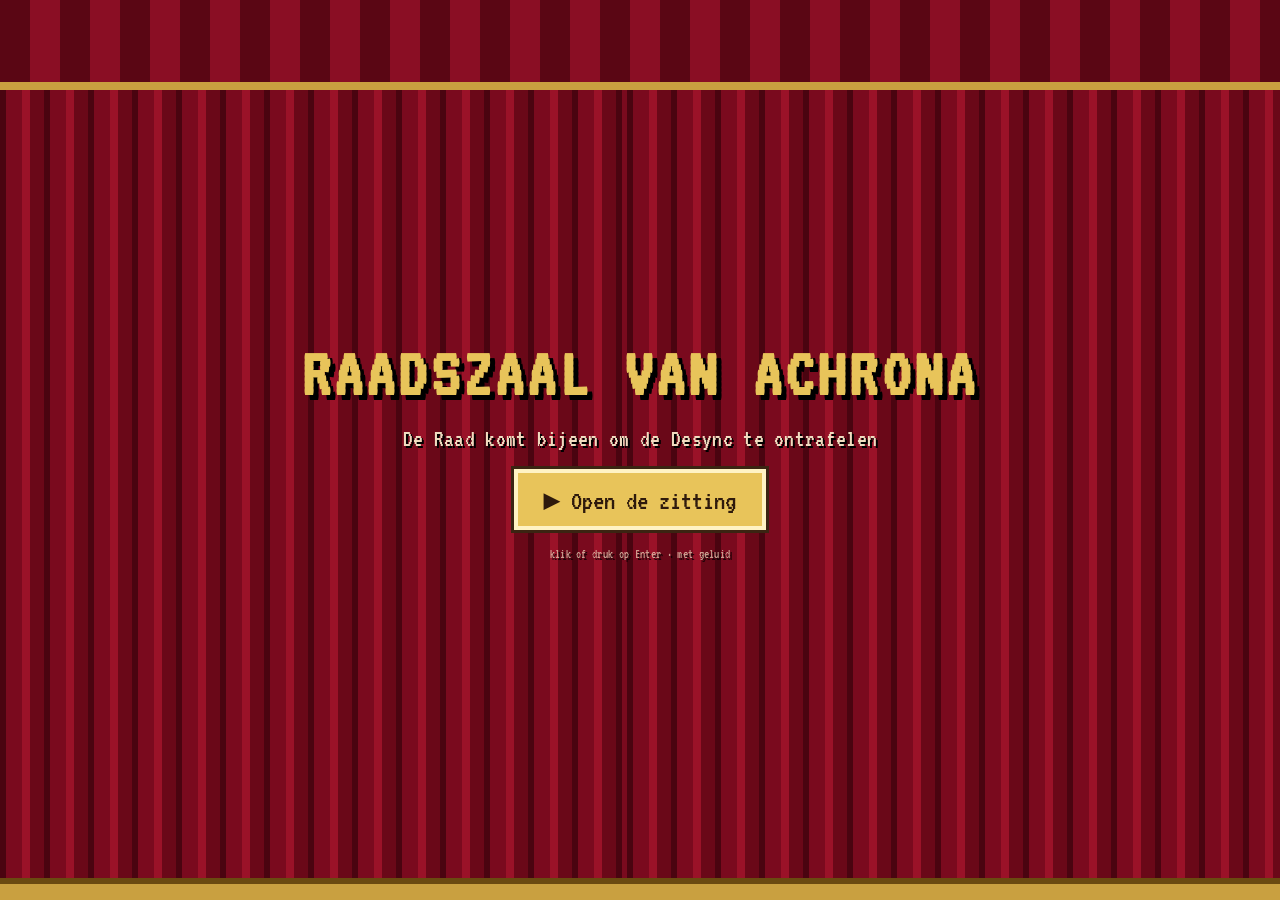
<file: zaal/index.html>
<!doctype html>
<html lang="nl">
<head>
<meta charset="utf-8">
<meta name="viewport" content="width=device-width, initial-scale=1">
<title>Raadszaal van Achrona</title>
<link rel="stylesheet" href="/zaal/fonts/vt323.css">
<style>
  :root { --paars: #2a1650; --rand: #e8dcff; --diep: #0b0614; --goud: #e8c45a; --tekst: #f4efff; }
  * { box-sizing: border-box; }
  html, body { margin: 0; height: 100%; overflow: hidden; background: var(--diep); color: var(--tekst);
    font-family: "Courier New", ui-monospace, monospace; }
  canvas#scherm { position: fixed; inset: 0; width: 100vw; height: 100vh; display: block; cursor: pointer; }
  .pixel { font-family: "VT323", "Courier New", monospace; font-weight: 400; letter-spacing: .02em; text-shadow: 2px 2px 0 #000; }

  /* Bovenbalk */
  #kop { position: fixed; top: 0; left: 0; right: 0; display: flex; align-items: flex-start; gap: 16px; padding: 14px 18px; pointer-events: none; }
  #titel { font-size: clamp(20px, 2.1vw, 30px); color: var(--goud); line-height: 1; }
  #titel small { display: block; font-size: .7em; color: #b9a8e6; margin-top: 2px; }
  #knoppen { margin-left: auto; display: flex; gap: 6px; flex-wrap: wrap; justify-content: flex-end; pointer-events: auto; }
  #knoppen button, #knoppen a { font: inherit; font-size: 19px; font-weight: 400; line-height: 1; color: var(--tekst); background: #1b1036cc; border: 2px solid #6a52a8;
    padding: 4px 10px; cursor: pointer; text-decoration: none; text-shadow: 1px 1px 0 #000; image-rendering: pixelated; }
  #knoppen button:hover, #knoppen a:hover { border-color: var(--rand); background: #2a1a52; }
  #knoppen .aan { border-color: var(--goud); color: var(--goud); }

  /* Beurtenteller */
  #teller { position: fixed; top: 64px; right: 18px; font-size: clamp(17px, 1.5vw, 22px); line-height: 1.05; text-align: right; pointer-events: none; }
  #teller b { color: var(--goud); font-size: 1.5em; }

  /* Open vragen: briefje op perkament */
  #briefje { position: fixed; top: 74px; left: 18px; width: min(300px, 28vw); background: #e9d8ad; color: #3b2412;
    font-family: Georgia, "Times New Roman", serif; font-size: 12.5px; line-height: 1.3; padding: 10px 12px 8px; border: 3px solid #7a5428;
    box-shadow: 4px 4px 0 #000a; transform: rotate(-1.2deg); max-height: 46vh; overflow: auto; }
  #briefje h3 { margin: 0 0 6px; font-size: 13px; letter-spacing: .08em; text-transform: uppercase; }
  #briefje ul { margin: 0; padding-left: 18px; }
  #briefje li { margin: 3px 0; }
  #briefje li.nieuw::after { content: " ✦ nieuw"; color: #a0300c; font-size: 11px; font-weight: 700; }
  #briefje li.af { text-decoration: line-through; opacity: .6; }
  #briefje .leeg { font-style: italic; opacity: .7; }
  @media (max-width: 800px) { #briefje { display: none; } }

  /* Tekstbox in rechtszaalstijl */
  #dialoog { position: fixed; left: 50%; bottom: 3vh; transform: translateX(-50%); width: min(1100px, 94vw); min-height: 23vh;
    background: linear-gradient(180deg, #221245f2, #0e0822f2); border: 4px solid var(--rand); outline: 3px solid #3a2266;
    box-shadow: 0 0 0 6px #000a, 0 10px 40px #000; padding: 20px 28px 24px; font-size: clamp(22px, 2.35vw, 34px); line-height: 1.12;
    display: grid; grid-template-columns: auto 1fr; column-gap: 22px;
    transition: opacity .15s; }
  #dialoog.weg { opacity: 0; pointer-events: none; }
  #naambord { position: absolute; top: -1.45em; left: 16px; padding: 2px 16px; background: var(--kleur, #6a52a8);
    border: 3px solid var(--rand); color: #fff; font-size: .85em; text-transform: uppercase; }
  #portret { grid-row: 1 / span 3; width: 4.6em; height: 4.6em; border: 3px solid var(--kleur, #e8dcff); outline: 2px solid #000;
    image-rendering: pixelated; background: #1b1036; align-self: start; margin-top: 4px; }
  #portret:not([src]) { visibility: hidden; width: 0; border: 0; outline: 0; }
  #tekst, #sub { grid-column: 2; }
  #naambord .pijl { opacity: .85; }
  #tekst { min-height: 3.6em; }
  #tekst.reden { font-style: italic; color: #d8ccf6; }
  #tekst.reden::before { content: "✦ "; color: var(--goud); font-style: normal; }
  #sub { margin-top: 10px; font-size: .72em; color: #cfc2f2; font-style: italic; opacity: 0; transition: opacity .3s; }
  #sub.zicht { opacity: 1; }
  #verder { position: absolute; right: 18px; bottom: 8px; color: var(--goud); animation: knip .8s steps(2) infinite; opacity: 0; }
  #verder.zicht { opacity: 1; }
  #pagina { position: absolute; right: 44px; bottom: 9px; font-size: .55em; color: #9a8ac8; }
  @keyframes knip { 50% { visibility: hidden; } }
  .id { display: inline-block; padding: 0 .25em; margin: 0 .05em; border-radius: 3px; background: color-mix(in srgb, var(--k) 30%, #000);
    color: #fff; border: 2px solid var(--k); font-size: .82em; line-height: 1.25; }

  /* Label boven een hoofd (toolcalls) */
  .label { position: fixed; transform: translate(-50%, -100%); background: #0e0822ee; border: 2px solid var(--k, #e8dcff); color: #fff;
    padding: 2px 10px; font-size: clamp(17px, 1.5vw, 22px); white-space: nowrap; pointer-events: none; transition: opacity .2s; }
  .label::after { content: ""; position: absolute; left: 50%; bottom: -9px; margin-left: -6px; border: 6px solid transparent; border-top-color: var(--k, #e8dcff); }

  /* Uitroep bij geschillen */
  #uitroep { position: fixed; left: 50%; top: 40%; transform: translate(-50%, -50%) rotate(-6deg) scale(0); font-size: clamp(48px, 9vw, 140px);
    font-weight: 900; font-style: italic; color: #fff3c4; -webkit-text-stroke: 4px #5a0a14; text-shadow: 6px 6px 0 #5a0a14, 0 0 40px #ff3b3b;
    pointer-events: none; padding: .1em .5em; background: radial-gradient(closest-side, #ff4a2acc, #c8102e99 60%, transparent);
    transition: transform .18s cubic-bezier(.2, 1.8, .4, 1); }
  #uitroep.zicht { transform: translate(-50%, -50%) rotate(-6deg) scale(1); }
  .schud { animation: schud .35s; }
  @keyframes schud { 20% { translate: -10px 4px; } 40% { translate: 8px -6px; } 60% { translate: -6px 3px; } 80% { translate: 4px -2px; } }

  /* Finale: het Verdict op een perkamentrol */
  #finale { position: fixed; inset: 0; display: grid; place-items: center; background: #05020acc; opacity: 0; pointer-events: none; transition: opacity .6s; }
  #finale.zicht { opacity: 1; pointer-events: auto; }
  #rol { width: min(860px, 92vw); max-height: 86vh; overflow: auto; background: #ead9ae; color: #2e1a0c; font-family: Georgia, serif;
    border: 6px double #7a5428; box-shadow: 0 0 0 4px #3b2412, 0 20px 80px #000; padding: 26px 34px; transform: scaleY(.02); transform-origin: top;
    transition: transform .9s cubic-bezier(.2, .9, .3, 1); }
  #finale.zicht #rol { transform: scaleY(1); }
  #rol h2 { margin: 0 0 4px; text-align: center; letter-spacing: .12em; text-transform: uppercase; font-size: 22px; }
  #rol .onder { text-align: center; font-style: italic; margin-bottom: 14px; opacity: .75; }
  #rol h3 { margin: 14px 0 4px; font-size: 13px; letter-spacing: .1em; text-transform: uppercase; color: #6a3a10; }
  #rol .deel { margin: 8px 0; }
  #rol .meter { height: 10px; background: #00000022; border: 1px solid #00000044; margin-top: 4px; position: relative; }
  #rol .meter i { position: absolute; inset: 0 auto 0 0; background: var(--k); }
  #rol .zeker { font-size: 12px; opacity: .8; }
  #rol .id { font-family: "Courier New", monospace; font-size: 12px; color: #fff; }
  #rol ol { margin: 4px 0; padding-left: 22px; }
  #rol { position: relative; }
  #rol { padding-top: 120px !important; }
  #rol .zegel { position: absolute; top: 14px; left: 50%; margin-left: -48px; width: 96px; height: 96px; border-radius: 50%; display: grid; place-items: center;
    background: radial-gradient(circle at 40% 35%, #d8343a, #8a0c14 70%); color: #ffd9c0; font-family: Georgia, serif; font-weight: 700;
    font-size: 15px; letter-spacing: .08em; box-shadow: 0 0 0 5px #a3121c, 3px 4px 0 6px #0005; transform: rotate(-14deg) scale(3); opacity: 0; }
  #finale.zicht #rol .zegel { animation: zegel .35s cubic-bezier(.5, 0, .8, .4) 1.2s forwards; }
  @keyframes zegel { to { transform: rotate(-14deg) scale(1); opacity: 1; } }
  #rol .sluit { display: block; margin: 16px auto 0; font: inherit; padding: 6px 16px; background: #3b2412; color: #ead9ae; border: 0; cursor: pointer; }


  /* Modus: LIVE of HERHALING */
  #modus { position: fixed; top: 12px; left: 50%; transform: translateX(-50%); font-size: clamp(14px, 1.4vw, 20px); padding: 4px 16px;
    border: 3px solid currentColor; background: #0b0614dd; pointer-events: none; letter-spacing: .12em; }
  #modus.live { color: #ff5a5a; } #modus.herhaling { color: var(--goud); } #modus.fout { color: #ff7a7a; }
  #modus.live::before { content: "● "; animation: knip 1s steps(2) infinite; }
  /* Foutmelding bij status "fout" */
  #fout { position: fixed; top: 56px; left: 50%; transform: translateX(-50%); width: min(760px, 92vw); background: #3a0a12f0; color: #ffe0e0;
    border: 3px solid #ff6a6a; padding: 10px 16px; font-size: 15px; display: none; z-index: 5; }
  #fout.zicht { display: block; }
  /* Onderzoeksbord (doelen van de Koning) */
  #bord { display: flex; flex-wrap: wrap; gap: 4px; margin: 0 0 8px; }
  #bord span { font-family: "VT323", monospace; font-size: 15px; font-weight: 400; padding: 1px 6px; border: 2px solid #7a5428; background: #f4e8c8; }
  #bord span.onderbouwd { background: #2f7a3a; color: #fff; border-color: #1f5a2a; }
  #bord span.onbeslist { background: #c07a10; color: #fff; border-color: #8a5208; }
  #bord span.nu { outline: 3px solid #a0300c; }
  /* Bewijskaarten (bronverwijzingen van het Raadslid) */
  #kaarten { position: fixed; right: 18px; top: 118px; width: min(340px, 30vw); max-height: calc(70vh - 130px); overflow: hidden; display: flex; flex-direction: column; gap: 7px; pointer-events: none; }
  #kaarten .kop { font-family: "VT323", monospace; font-weight: 400; font-size: 17px; color: #e8dcff; letter-spacing: .06em; text-shadow: 1px 1px 0 #000; }
  .kaart { background: #f3e6c4; color: #2e1a0c; border: 3px solid var(--k); box-shadow: 3px 3px 0 #000a; padding: 6px 9px; font-family: Georgia, serif;
    font-size: 13px; line-height: 1.3; text-shadow: none; flex-shrink: 0; transform: translateX(120%); transition: transform .35s cubic-bezier(.2, 1.4, .4, 1); }
  .kaart.in { transform: translateX(0); }
  .kaart .bk { font-family: "VT323", monospace; font-size: 15px; color: #5a3a20; overflow: hidden; text-overflow: ellipsis; white-space: nowrap; margin: 2px 0 3px; }
  .kaart .id { font-family: "Courier New", monospace; font-size: 12px; color: #fff; border-radius: 0; }
  @media (max-width: 900px) { #kaarten { display: none; } }

  /* Intro: gordijn en startscherm */
  #gordijn { position: fixed; inset: 0; z-index: 20; pointer-events: none; }
  #gordijn .doek { position: absolute; top: 0; bottom: 0; width: 51%; pointer-events: auto;
    background: repeating-linear-gradient(90deg, #4a0410 0 6px, #7a0a1e 6px 22px, #9a1228 22px 30px, #6a0818 30px 44px);
    box-shadow: inset 0 -16px 0 #c9a040, inset 0 -22px 0 #6a4a10; transition: transform 1.9s cubic-bezier(.6, .05, .3, 1); }
  #gordijn .links { left: 0; } #gordijn .rechts { right: 0; }
  #gordijn .kap { position: absolute; left: 0; right: 0; top: 0; height: 10vh; border-bottom: 8px solid #c9a040;
    background: repeating-linear-gradient(90deg, #5a0614 0 30px, #8a0e24 30px 60px); transition: transform 1.9s cubic-bezier(.6, .05, .3, 1); }
  #gordijn.open .links { transform: translateX(-102%); } #gordijn.open .rechts { transform: translateX(102%); }
  #gordijn.open .kap { transform: translateY(-115%); } #gordijn.open .doek { pointer-events: none; }
  #startscherm { position: fixed; inset: 0; z-index: 21; display: grid; place-content: center; gap: 18px; text-align: center; transition: opacity .5s; }
  #startscherm.weg { opacity: 0; pointer-events: none; }
  #startscherm h1 { margin: 0; color: var(--goud); font-size: clamp(30px, 5.5vw, 72px); text-shadow: 5px 5px 0 #000; letter-spacing: .06em; }
  #startscherm p { margin: 0; color: #f0dcc0; font-size: clamp(20px, 1.9vw, 28px); text-shadow: 2px 2px 0 #000; }
  #startscherm button { justify-self: center; font: inherit; font-weight: 400; font-size: clamp(24px, 2.2vw, 32px); color: #2e1a0c; background: var(--goud);
    border: 4px solid #fff3c4; outline: 3px solid #3b2412; padding: 10px 26px; cursor: pointer; text-shadow: none; animation: puls 1.4s ease-in-out infinite; }
  @keyframes puls { 50% { transform: scale(1.06); } }
  #startscherm button:hover { animation: none; background: #fff3c4; }
  /* BEWIJS-stempel bij gecontroleerde citaten */
  #stempel { position: fixed; right: 90px; top: 190px; z-index: 6; pointer-events: none; padding: 4px 16px 0; border: 5px solid #d8343a;
    outline: 2px solid #d8343a; outline-offset: 3px; color: #ff5a4a; font-family: "VT323", monospace; font-size: 46px; line-height: .9;
    text-align: center; letter-spacing: .08em; background: #1a060acc; transform: rotate(-12deg) scale(2.6); opacity: 0; text-shadow: 2px 2px 0 #000; }
  #stempel small { display: block; font-size: 17px; letter-spacing: .12em; padding-bottom: 4px; }
  #stempel.zicht { animation: stempel 1.5s ease-out forwards; }
  @keyframes stempel { 0% { transform: rotate(-12deg) scale(2.6); opacity: 0; } 14% { transform: rotate(-12deg) scale(1); opacity: 1; }
    80% { transform: rotate(-12deg) scale(1); opacity: 1; } 100% { transform: rotate(-12deg) scale(1); opacity: 0; } }
  #laden { position: fixed; inset: 0; display: grid; place-items: center; font-size: 20px; color: var(--goud); background: var(--diep); }
</style>
<script type="importmap">{ "imports": { "three": "/zaal/vendor/three.module.min.js" } }</script>
</head>
<body>
<canvas id="scherm"></canvas>

<div id="kop">
  <div id="titel" class="pixel">RAADSZAAL VAN ACHRONA<small id="status">wachten op trace.json…</small></div>
  <div id="knoppen" class="pixel">
    <button id="k-opnieuw" title="Opnieuw afspelen vanaf het begin">⏮ Opnieuw</button>
    <button id="k-pauze" title="Pauze (P)">⏸</button>
    <button id="k-volgende" title="Volgende stap (→)">⏭</button>
    <button id="k-tempo" title="Afspeelsnelheid">1×</button>
    <button id="k-kort" title="Kort: lange getuigenissen ingekort · Volledig: alles">Kort</button>
    <button id="k-live" title="Spring naar de laatste stand">● Live</button>
    <button id="k-geluid" title="Geluid aan/uit">🔇</button>
    <a href="/" title="De gewone debatviewer">Debatviewer ↗</a>
  </div>
</div>
<div id="modus" class="pixel"></div>
<div id="fout" class="pixel"></div>
<div id="teller" class="pixel"></div>
<div id="kaarten"></div>

<div id="briefje"><h3>Onderzoek van de Koning</h3><div id="bord"></div><h3>Open vragen</h3><div id="vragen"><span class="leeg">Nog geen open vragen.</span></div></div>

<div id="dialoog" class="pixel weg">
  <div id="naambord"></div>
  <img id="portret" alt="">
  <div id="tekst"></div>
  <div id="sub"></div>
  <div id="pagina"></div>
  <div id="verder">▼</div>
</div>

<div id="uitroep">BEZWAAR!</div>
<div id="stempel">BEWIJS<small>CITATEN GECONTROLEERD</small></div>
<div id="finale"><div id="rol"></div></div>
<div id="gordijn"><div class="doek links"></div><div class="doek rechts"></div><div class="kap"></div></div>
<div id="startscherm" class="pixel"><h1>RAADSZAAL VAN ACHRONA</h1><p>De Raad komt bijeen om de Desync te ontrafelen</p><button id="k-start">▶ Open de zitting</button><p style="font-size:13px;opacity:.7">klik of druk op Enter · met geluid</p></div>
<div id="laden" class="pixel">De Raad wordt bijeengeroepen…</div>

<script type="module" src="/zaal/zaal.js"></script>
</body>
</html>
</file>
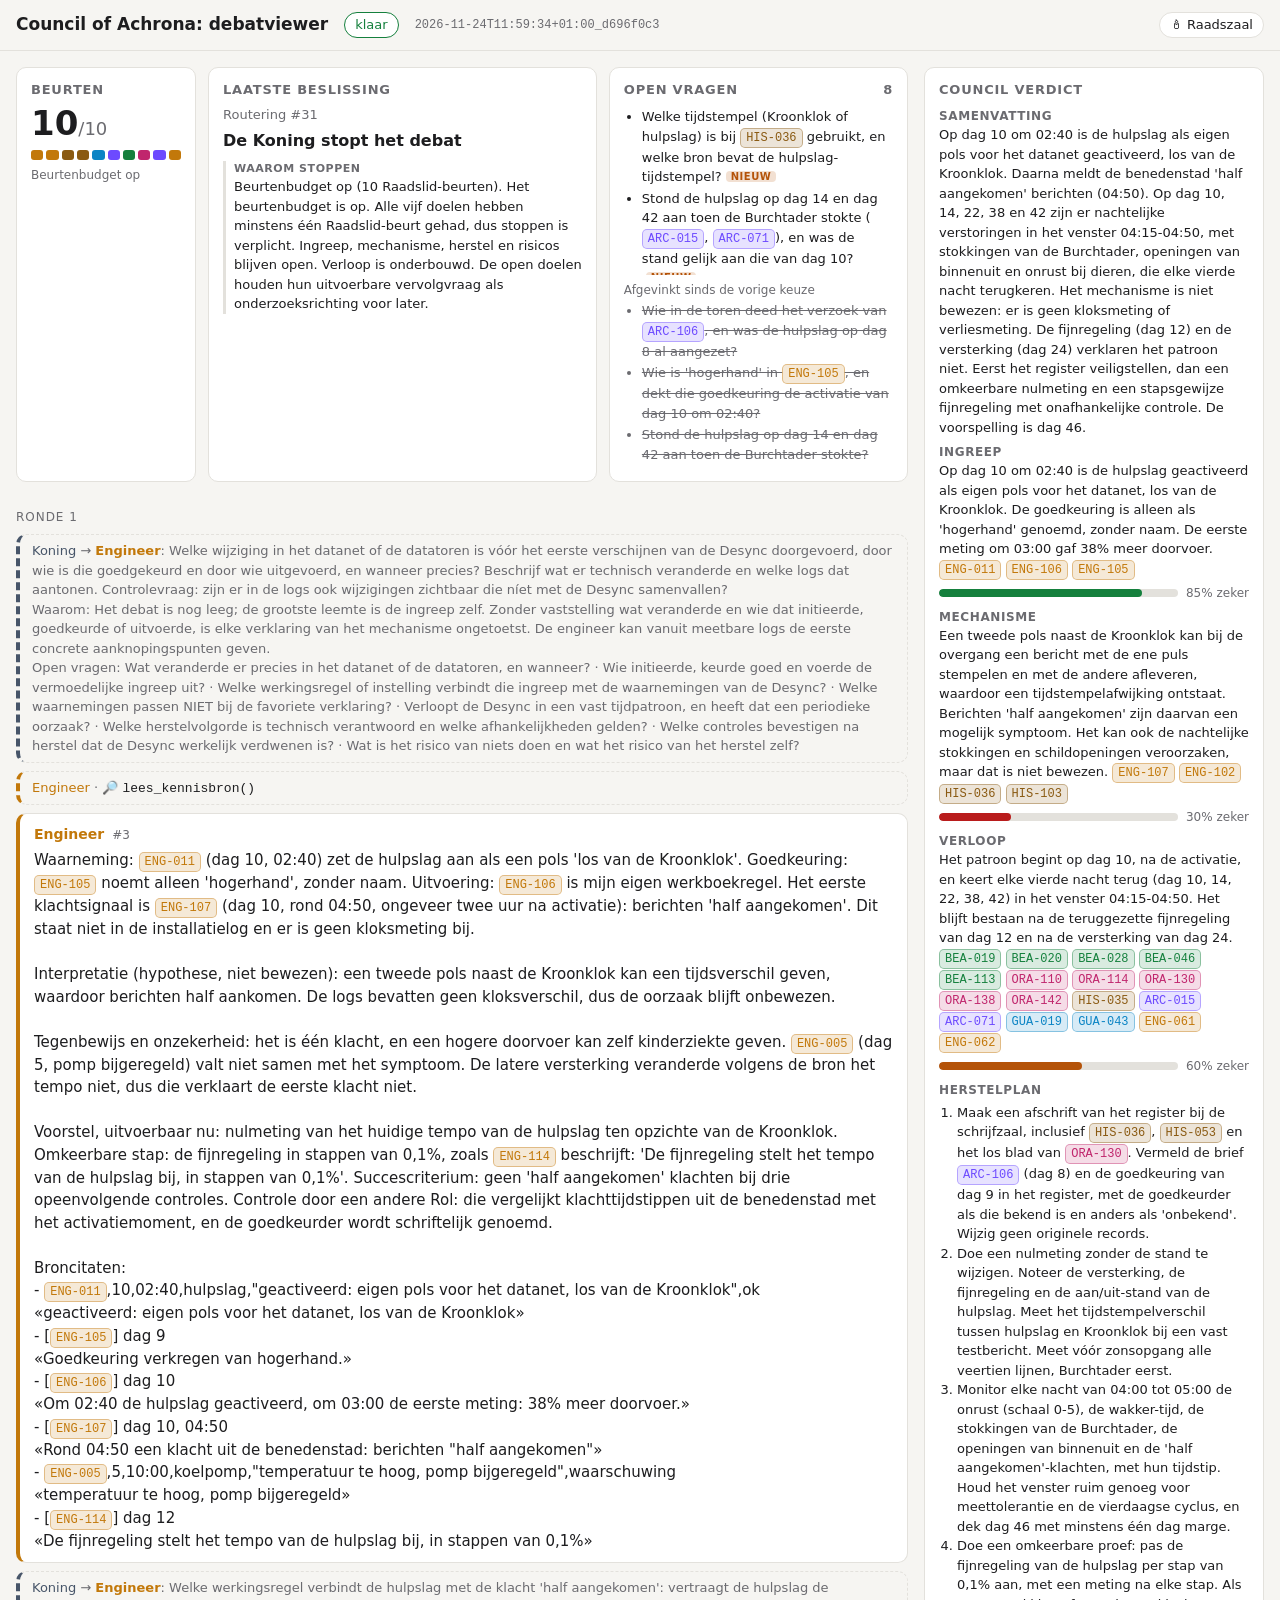
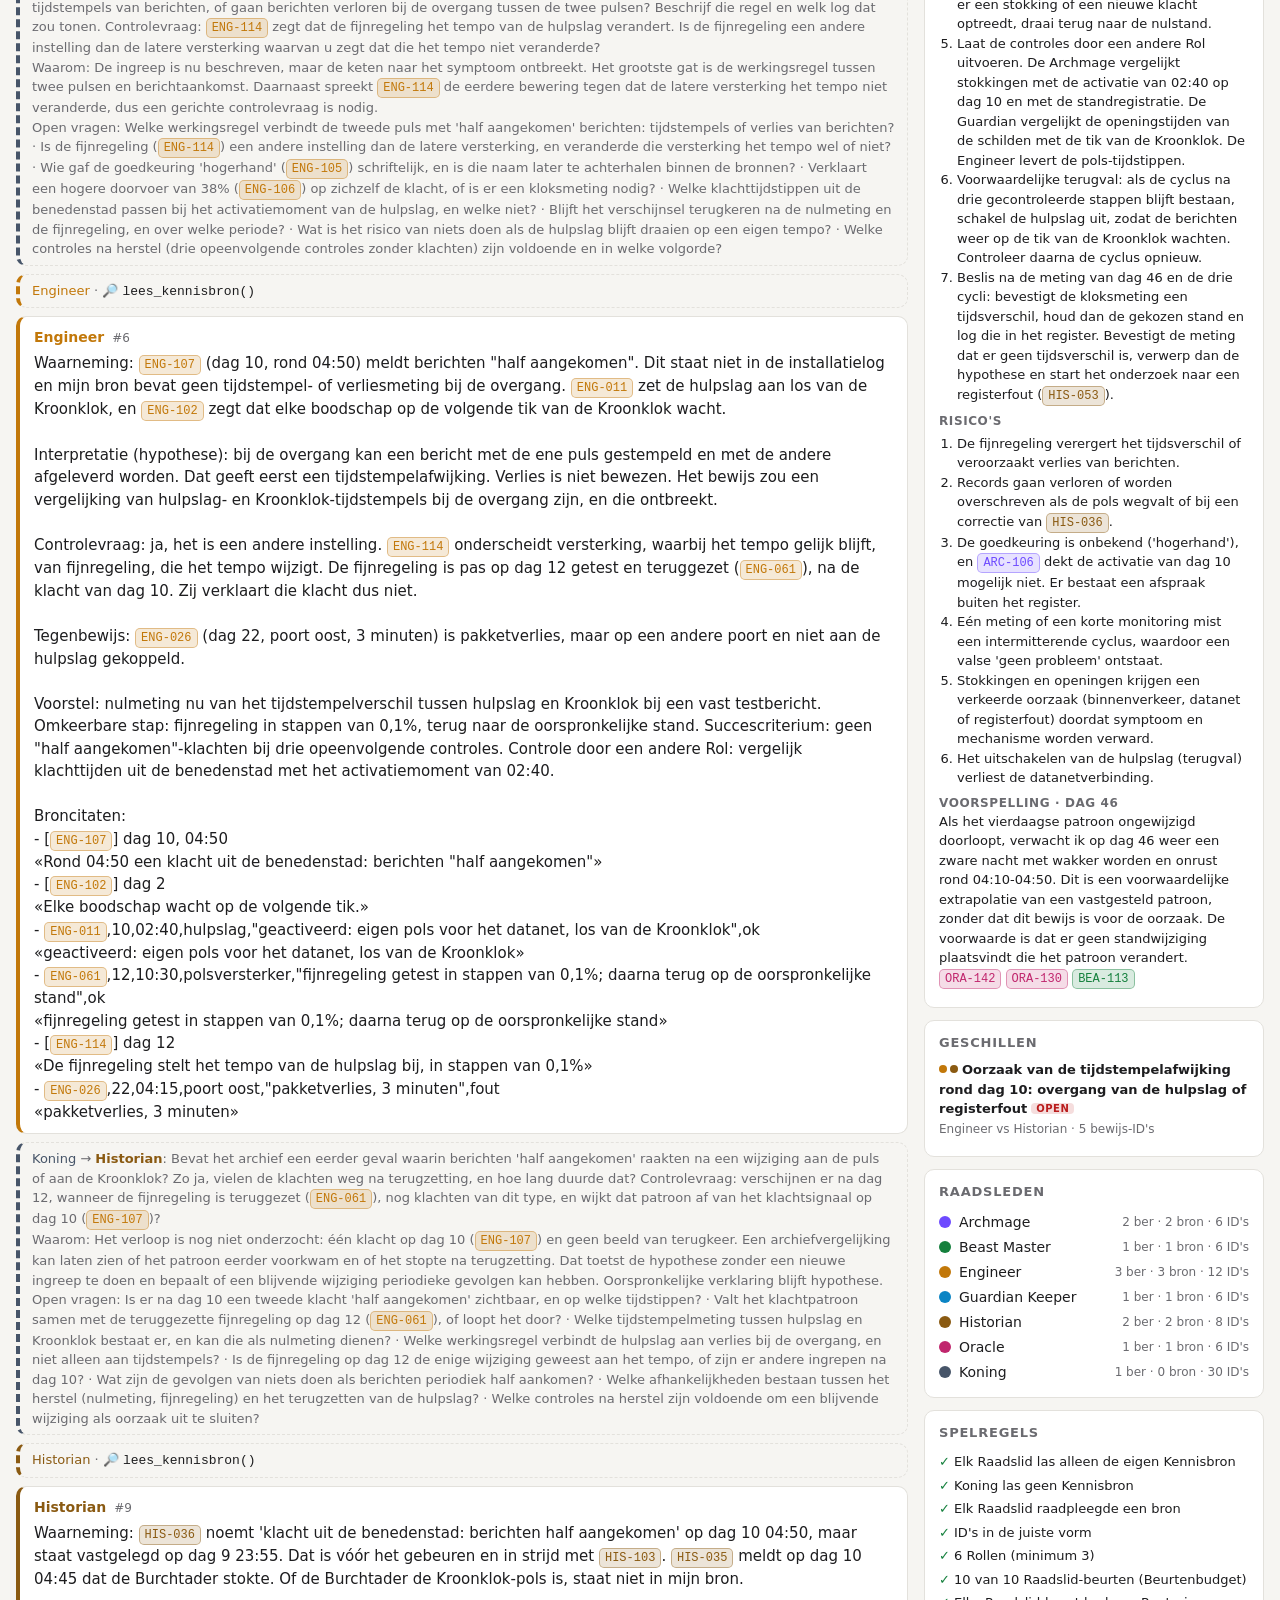
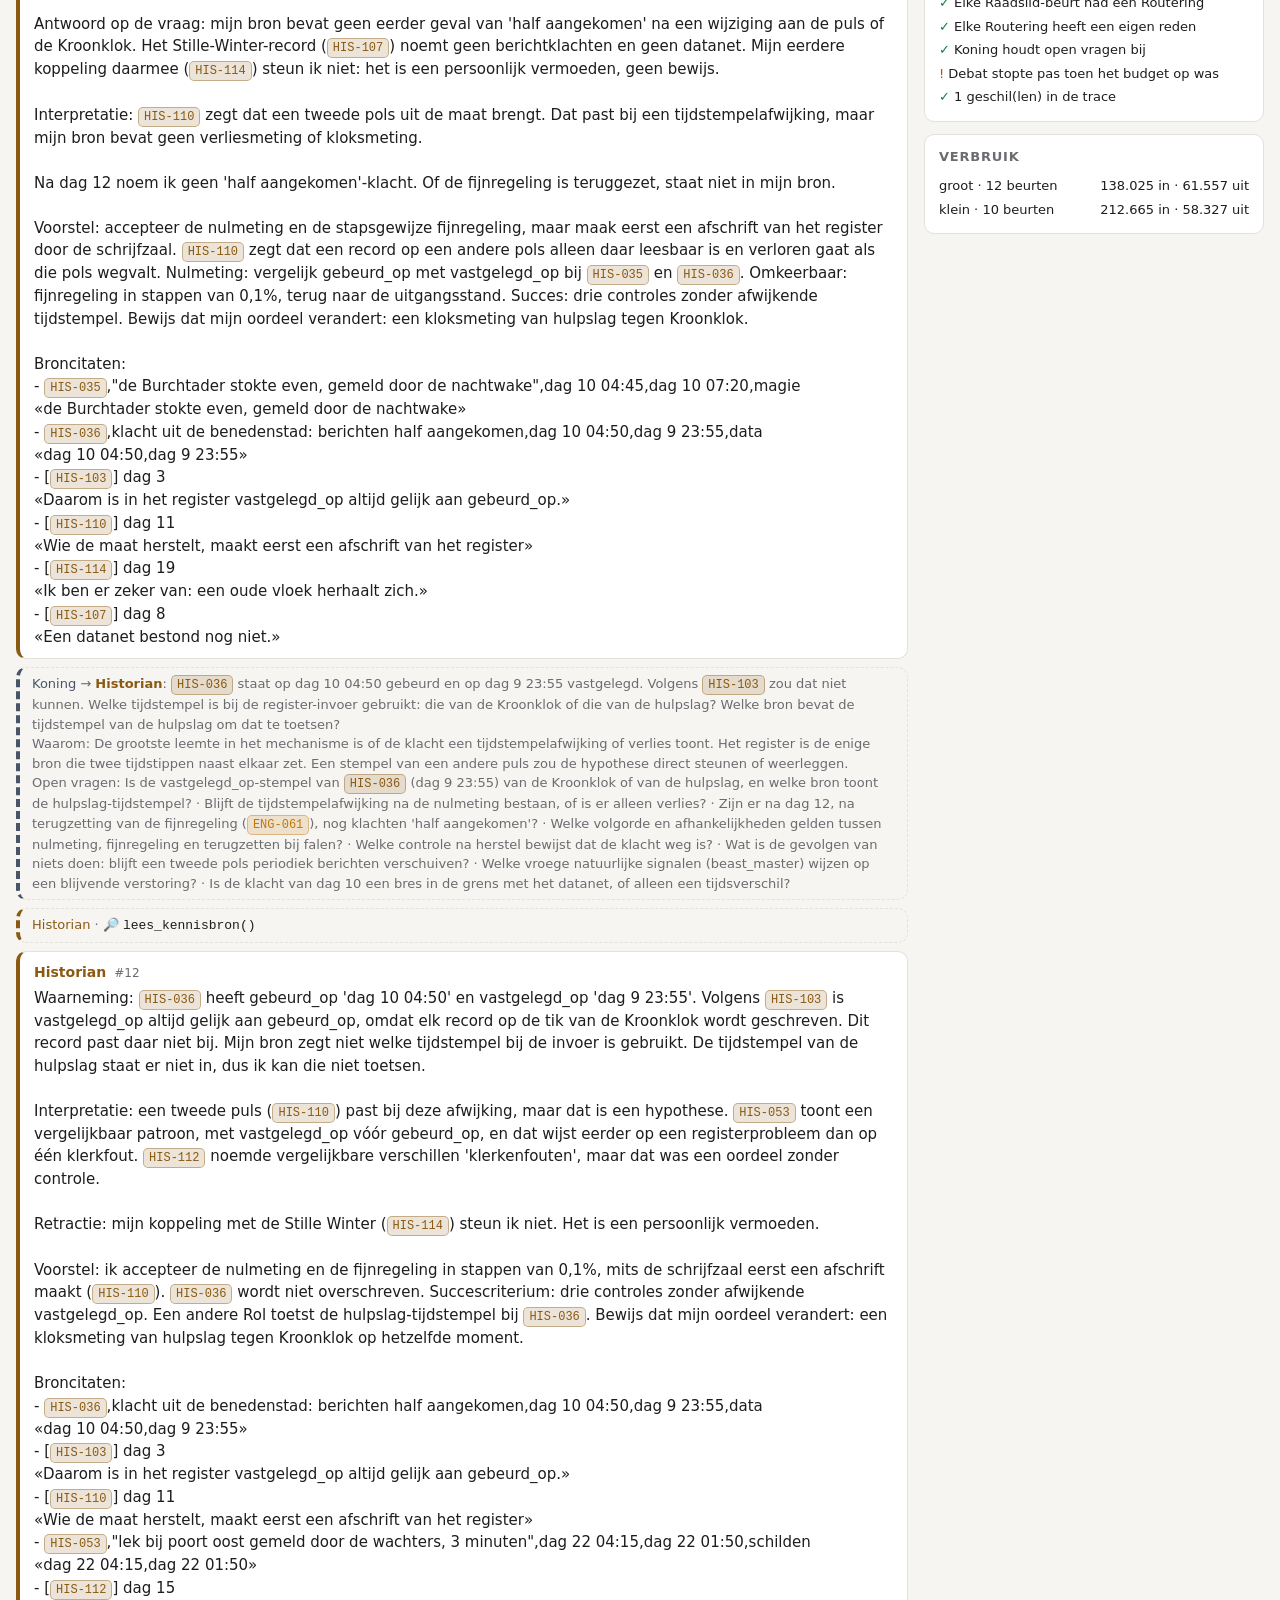
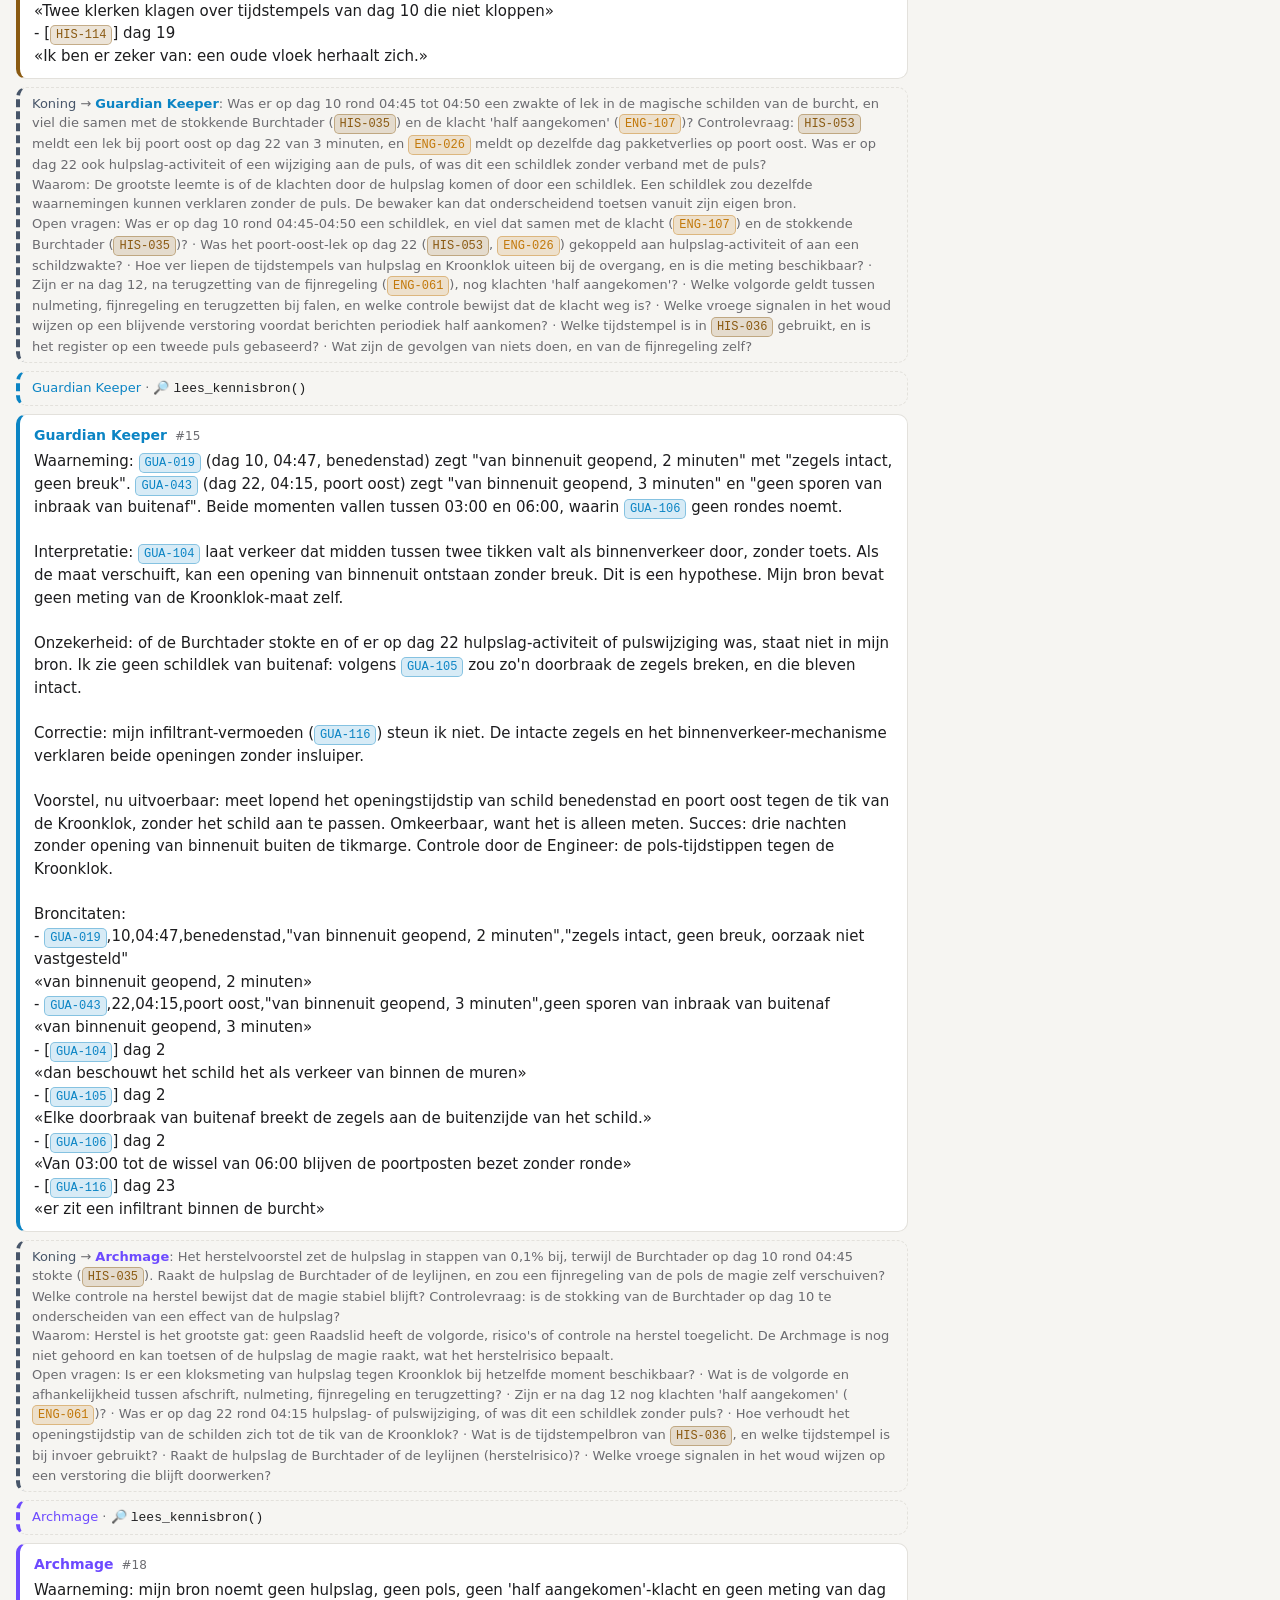
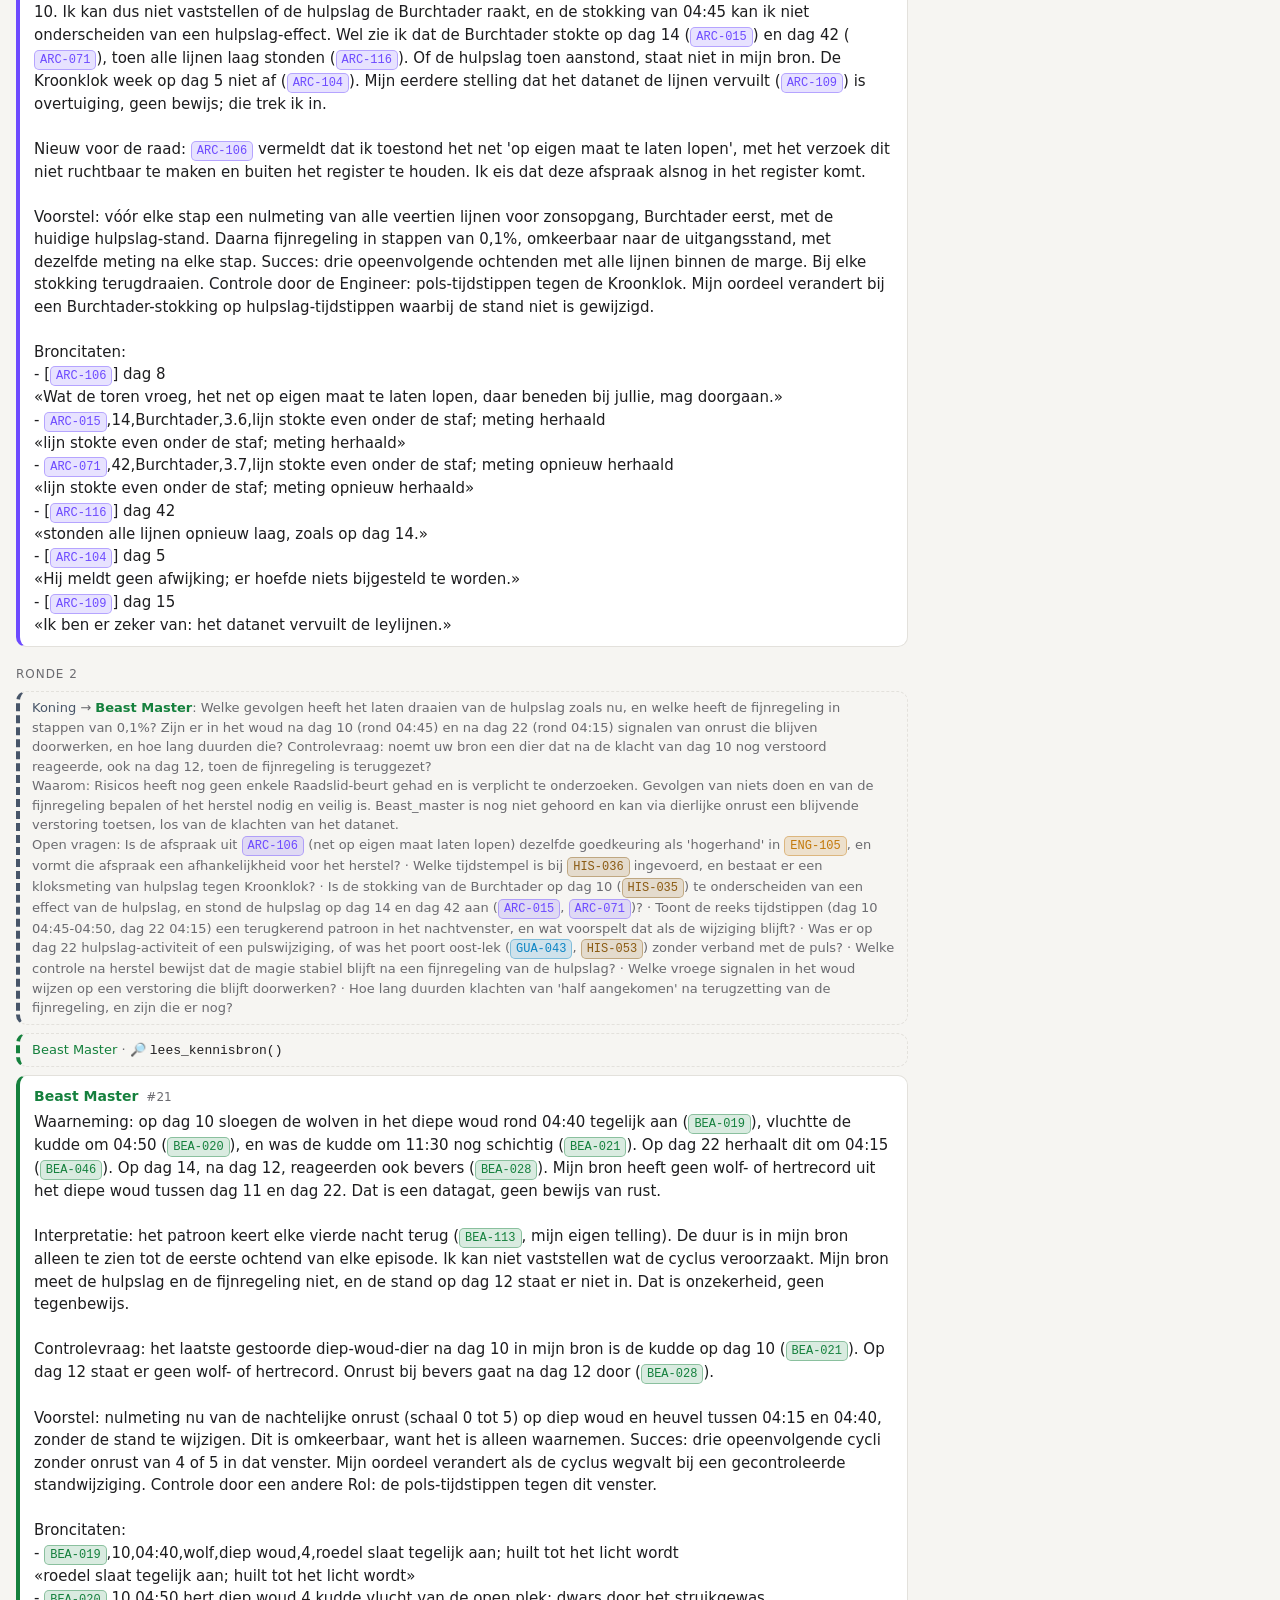
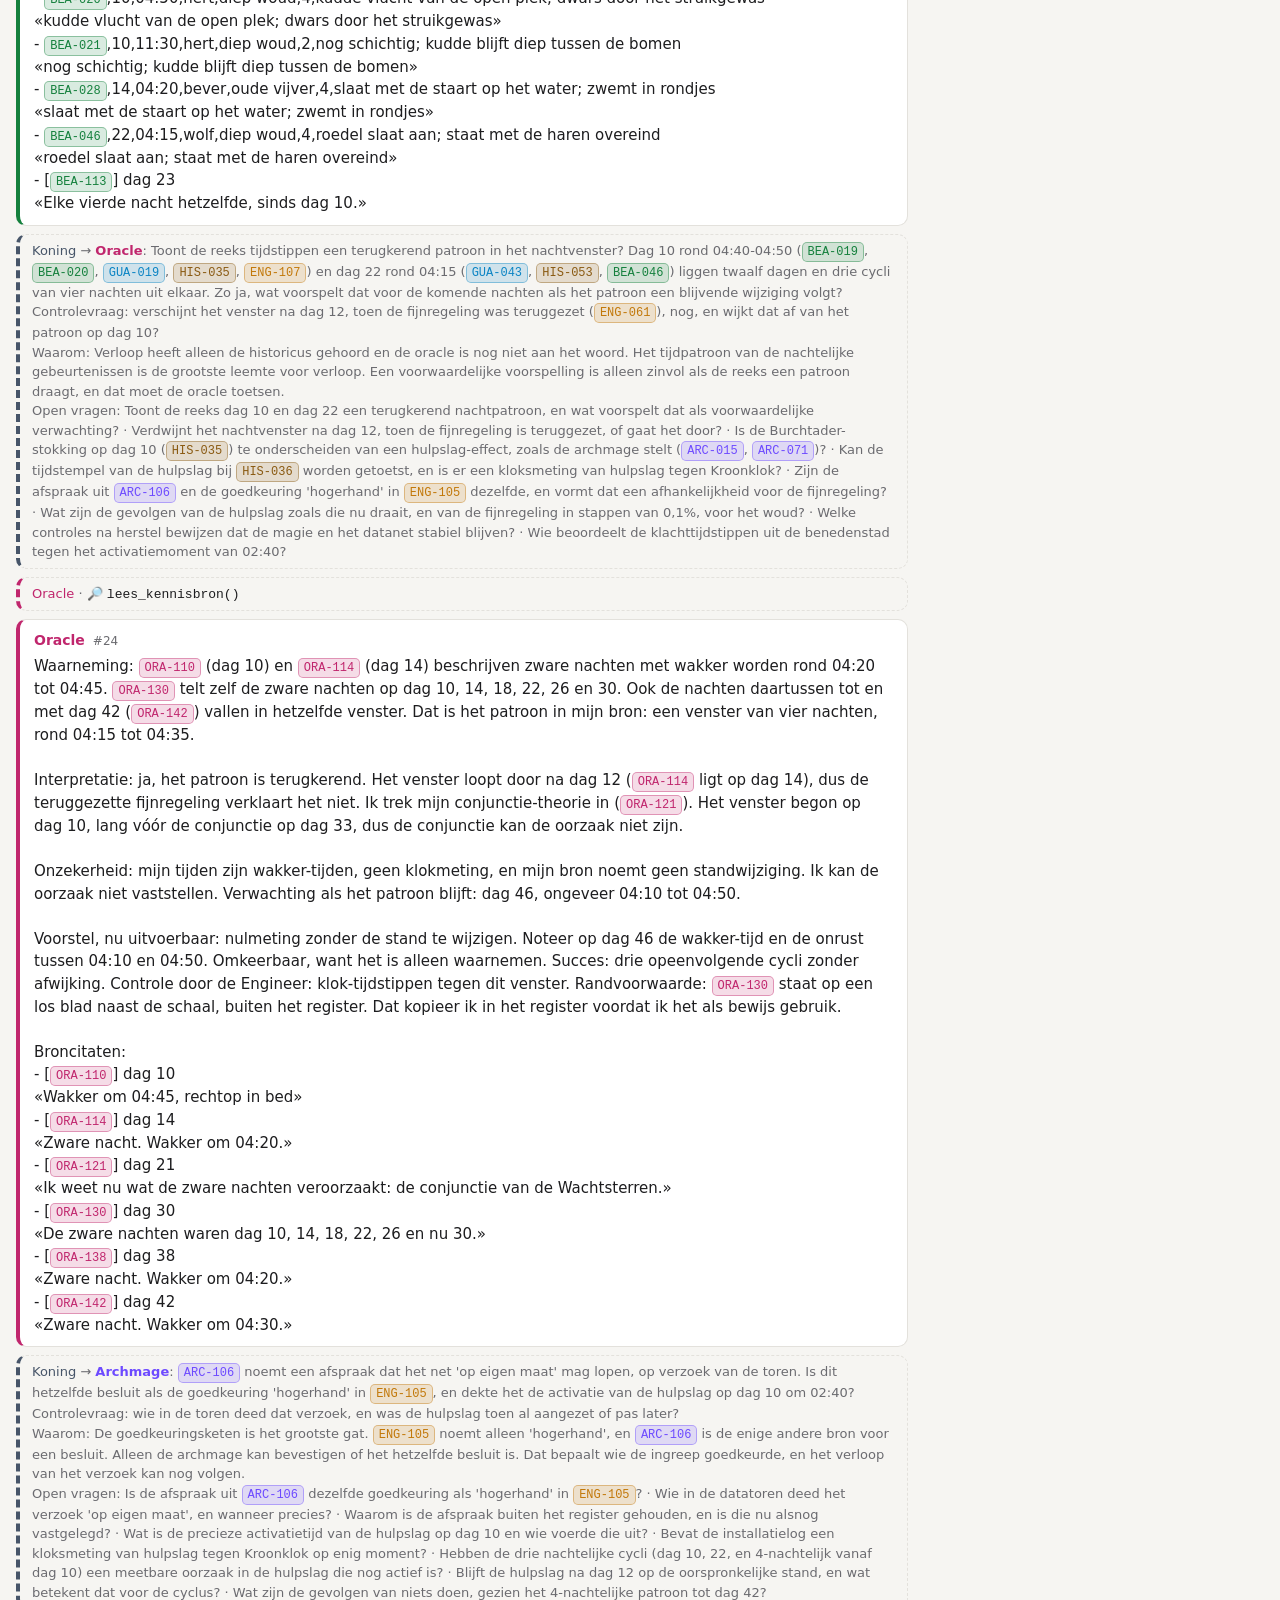
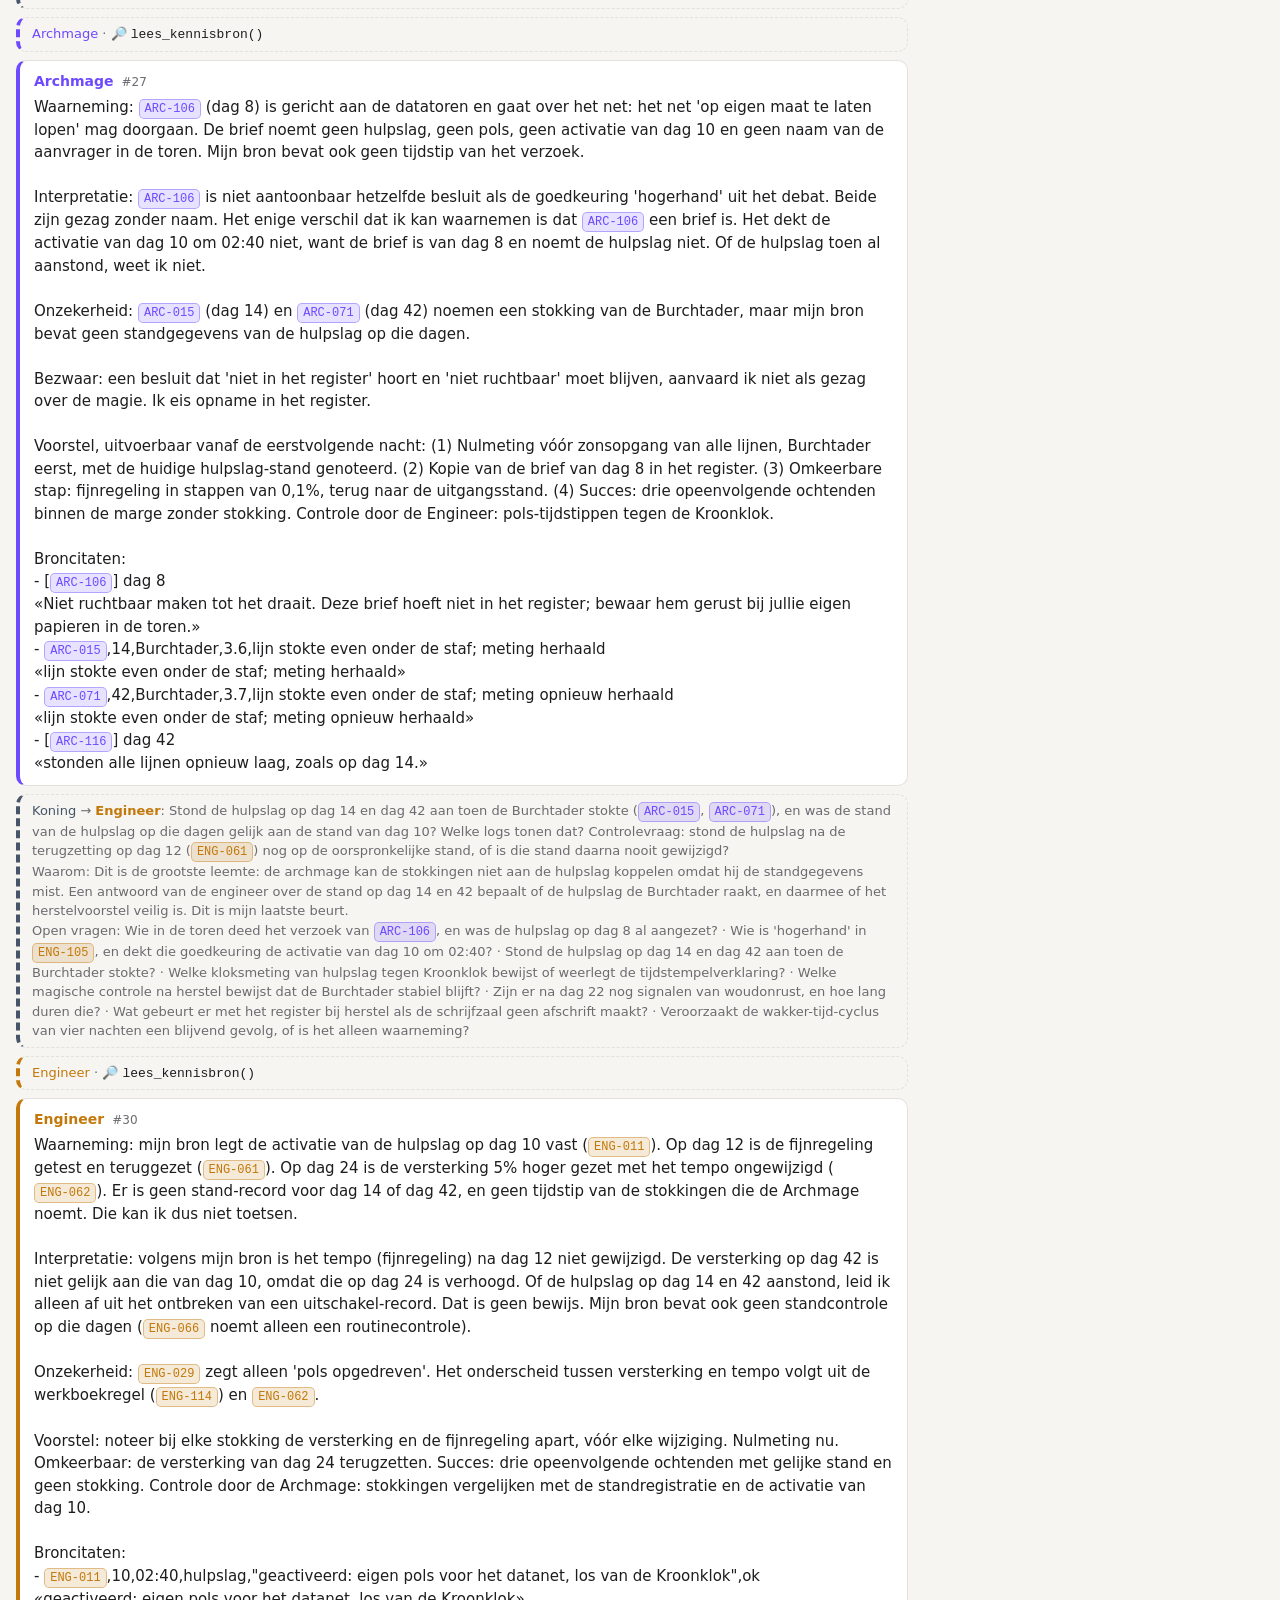
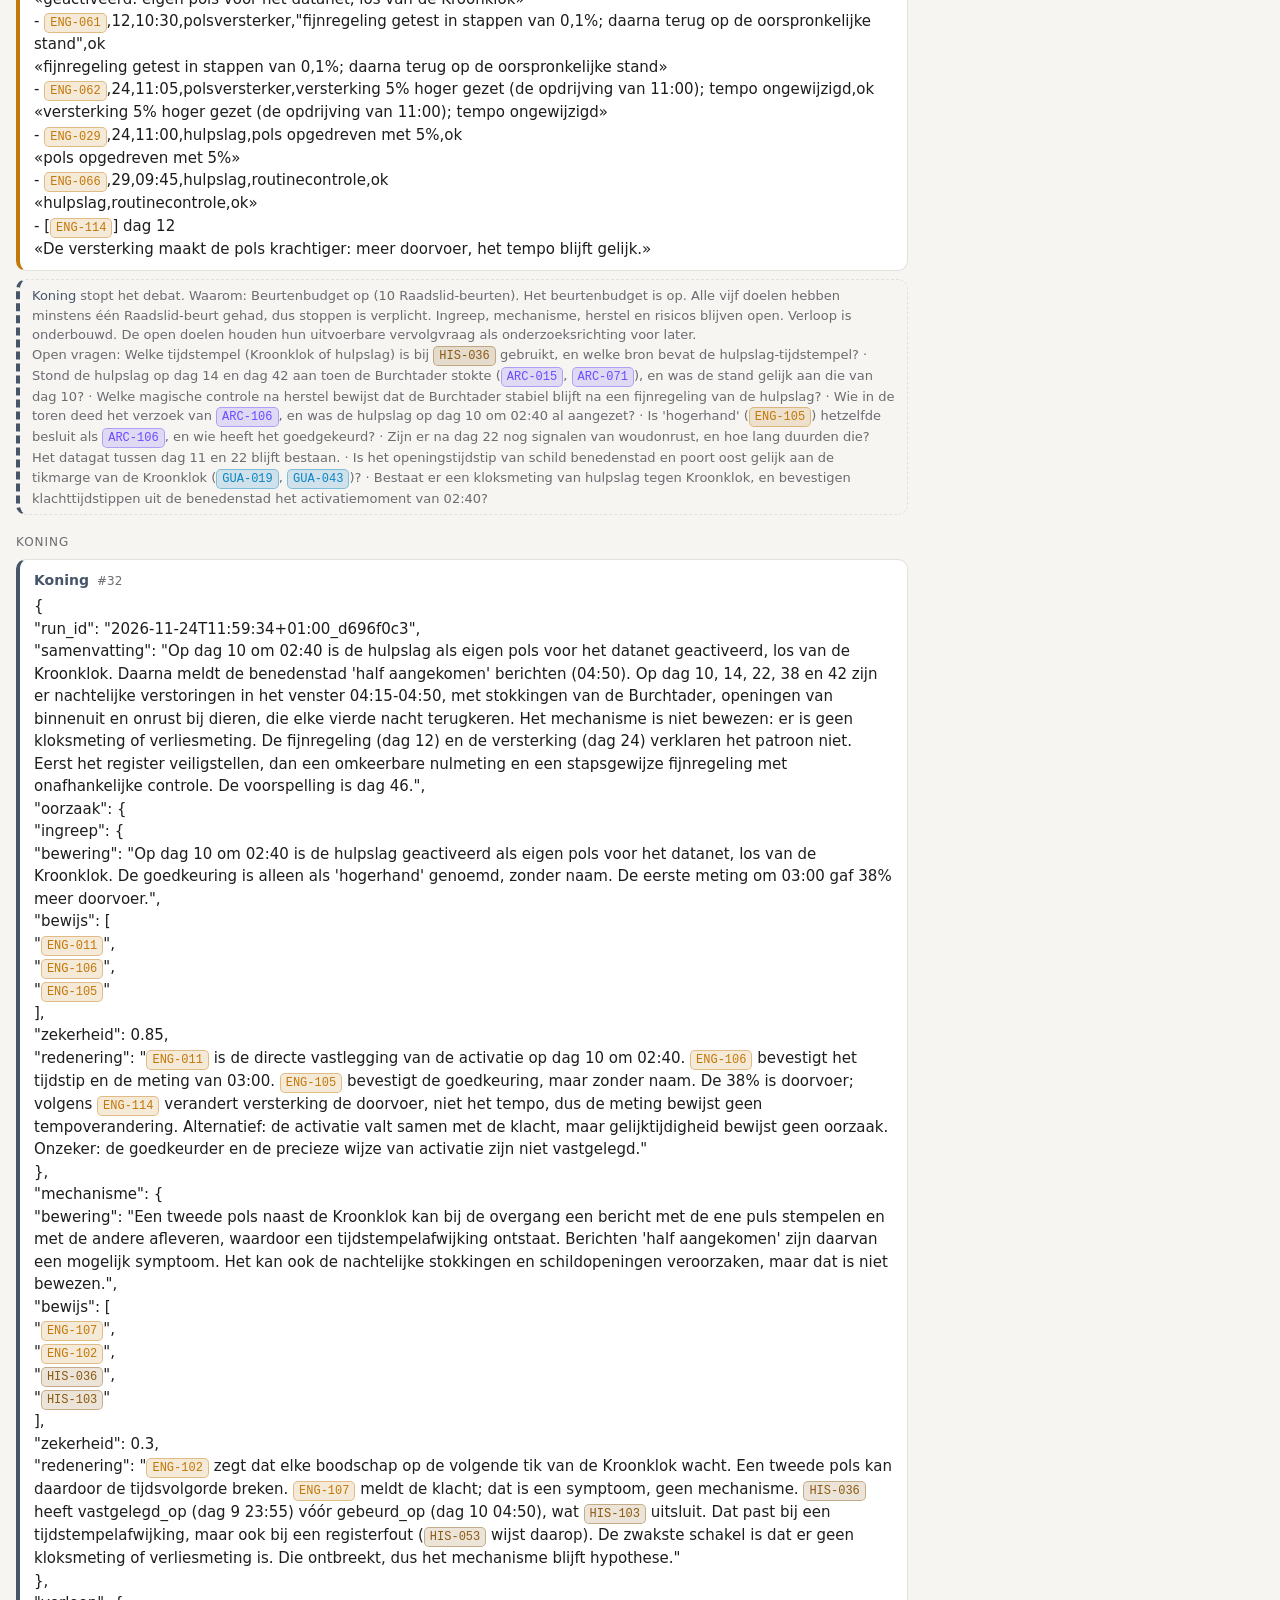
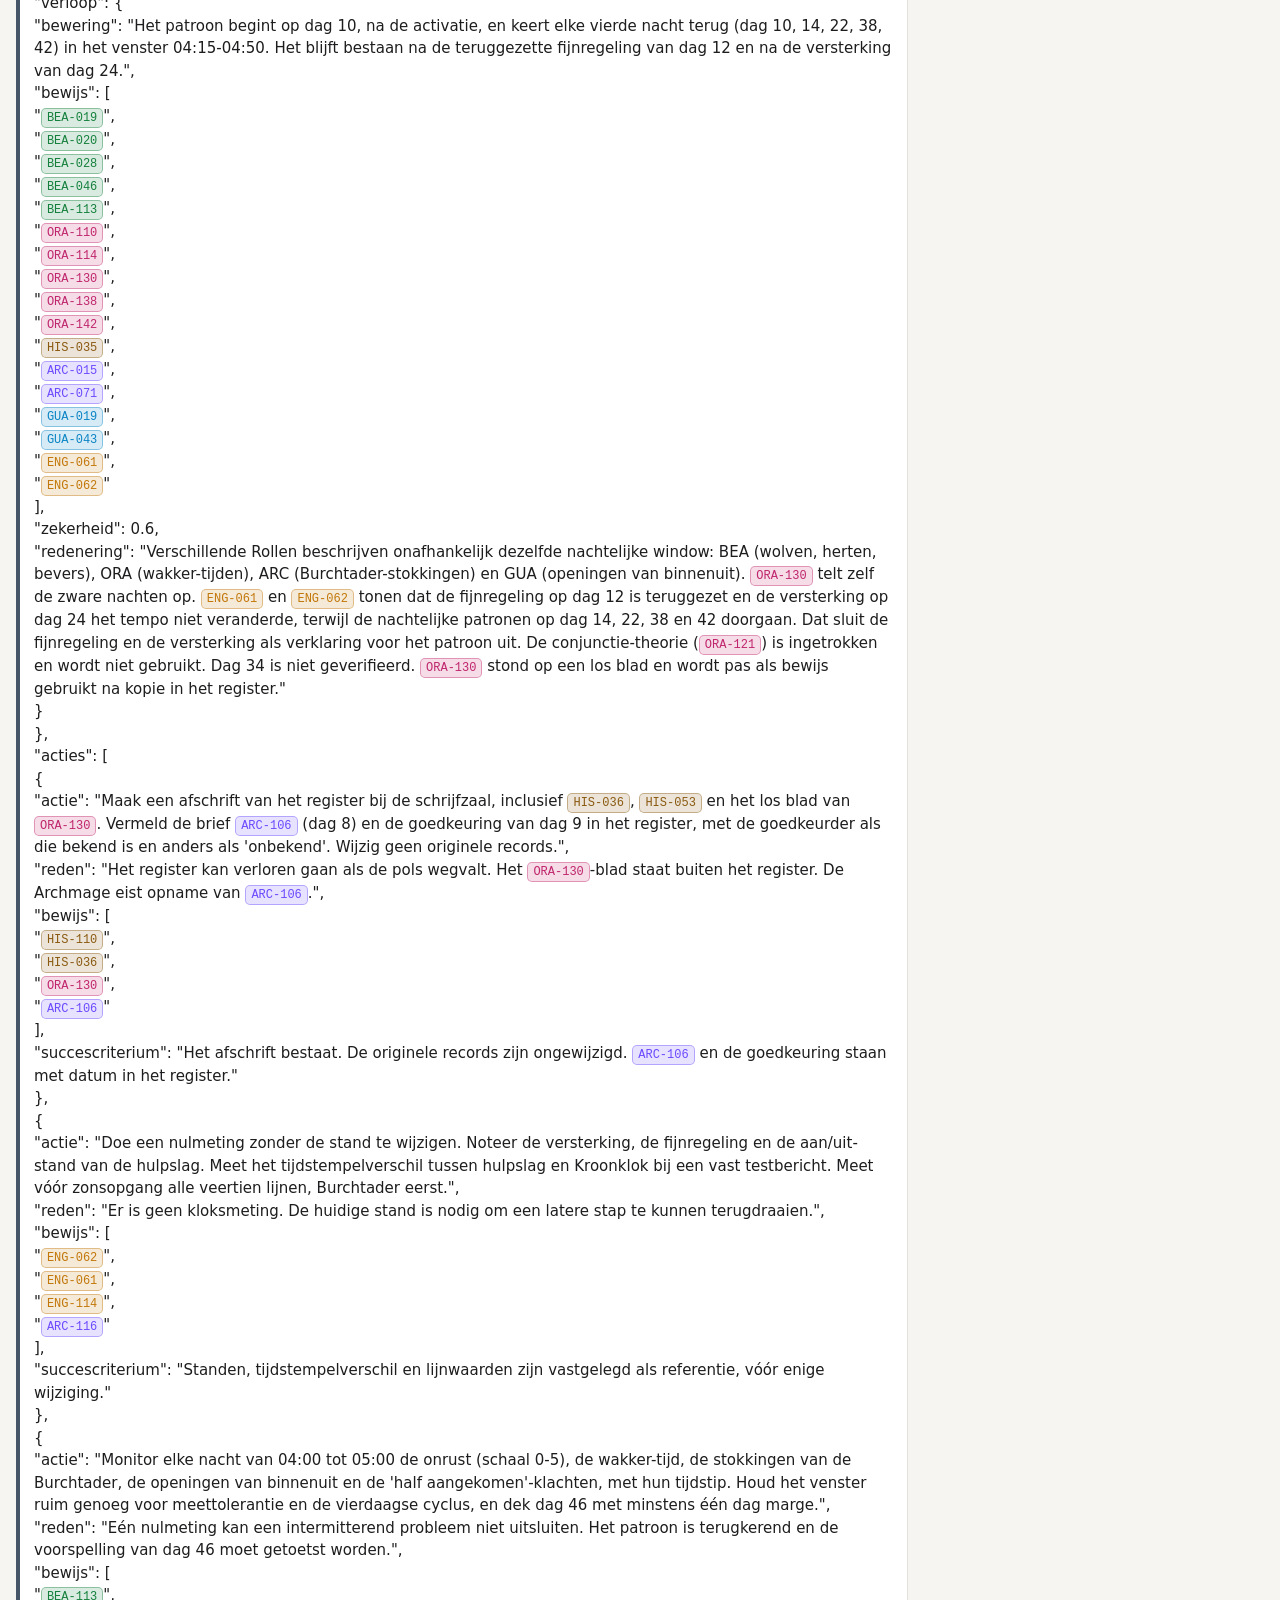
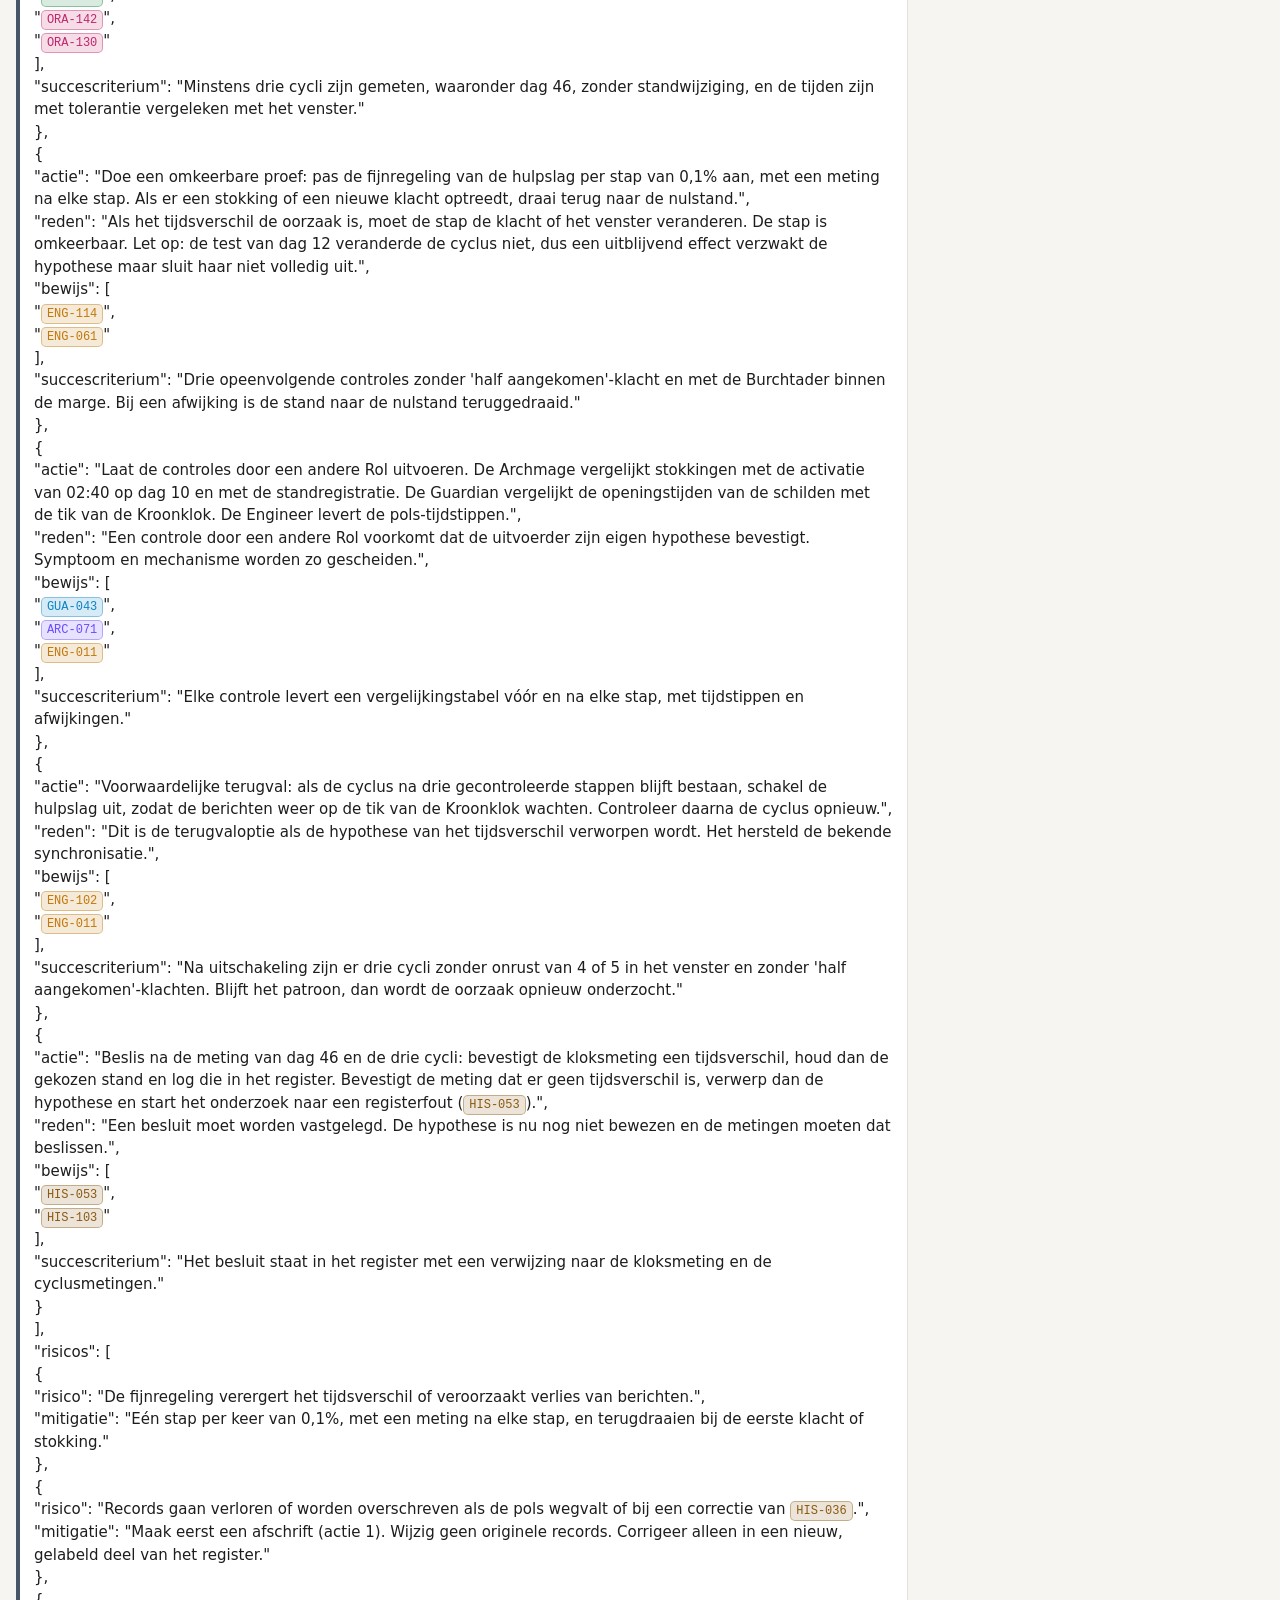
<file: viewer.html>
<!doctype html>
<html lang="nl">
<head>
<meta charset="utf-8">
<meta name="viewport" content="width=device-width, initial-scale=1">
<title>Council-debatviewer</title>
<style>
  :root {
    --bg: #f6f5f2; --paneel: #ffffff; --tekst: #1d1d1f; --zacht: #6b6b70; --lijn: #e3e1dc;
    --waarschuwing: #b45309; --fout: #b91c1c; --ok: #15803d;
    --archmage: #6d4aff; --engineer: #c2780a; --guardian_keeper: #0b84c4; --historian: #8a5a12;
    --oracle: #c0266d; --beast_master: #15803d; --koning: #475569; --mens: #b91c1c;
  }
  @media (prefers-color-scheme: dark) {
    :root:not([data-theme="light"]) {
      --bg: #141416; --paneel: #1d1d21; --tekst: #ececef; --zacht: #9a9aa3; --lijn: #2e2e34;
      --waarschuwing: #f59e0b; --fout: #f87171; --ok: #4ade80;
      --archmage: #a28bff; --engineer: #fbbf24; --guardian_keeper: #38bdf8; --historian: #d6a35c;
      --oracle: #f472b6; --beast_master: #4ade80; --koning: #a3b1c6; --mens: #f87171;
    }
  }
  * { box-sizing: border-box; }
  body { margin: 0; background: var(--bg); color: var(--tekst); font: 15px/1.5 system-ui, -apple-system, "Segoe UI", sans-serif; }
  header { position: sticky; top: 0; z-index: 2; background: var(--bg); border-bottom: 1px solid var(--lijn); padding: 12px 16px; display: flex; flex-wrap: wrap; gap: 8px 16px; align-items: center; }
  header h1 { font-size: 17px; margin: 0; font-weight: 650; }
  .pil { font-size: 13px; padding: 2px 10px; border-radius: 999px; border: 1px solid var(--lijn); background: var(--paneel); }
  .pil.bezig { border-color: var(--waarschuwing); color: var(--waarschuwing); }
  .pil.klaar { border-color: var(--ok); color: var(--ok); }
  .runid { color: var(--zacht); font-size: 12px; font-family: ui-monospace, monospace; word-break: break-all; }
  main { display: grid; grid-template-columns: minmax(0, 1fr) 340px; gap: 16px; padding: 16px; max-width: 1400px; margin: 0 auto; }
  @media (max-width: 900px) { main { grid-template-columns: minmax(0, 1fr); } aside { order: -1; } }
  .ronde { margin: 18px 0 8px; font-size: 12px; text-transform: uppercase; letter-spacing: .08em; color: var(--zacht); }
  .beurt { background: var(--paneel); border: 1px solid var(--lijn); border-left: 4px solid var(--kleur); border-radius: 10px; padding: 10px 14px; margin: 8px 0; }
  .beurt .wie { font-weight: 650; color: var(--kleur); font-size: 14px; display: flex; gap: 8px; align-items: baseline; flex-wrap: wrap; }
  .beurt .nr { color: var(--zacht); font-weight: 400; font-size: 12px; }
  .beurt .tekst { margin-top: 4px; overflow-wrap: anywhere; }
  .klein { background: transparent; border-style: dashed; padding: 6px 12px; font-size: 13px; color: var(--zacht); }
  .klein code { color: var(--tekst); }
  .vlag { color: var(--fout); font-weight: 600; font-size: 12px; }
  .id { display: inline-block; font-family: ui-monospace, monospace; font-size: 12px; padding: 0 5px; border-radius: 5px; background: color-mix(in srgb, var(--kleur-id) 16%, transparent); color: var(--kleur-id); border: 1px solid color-mix(in srgb, var(--kleur-id) 40%, transparent); }
  .id.raar { outline: 2px dotted var(--waarschuwing); }
  .denkt { border-style: dashed; animation: puls 1.4s ease-in-out infinite; }
  @keyframes puls { 50% { opacity: .55; } }
  aside section { background: var(--paneel); border: 1px solid var(--lijn); border-radius: 10px; padding: 12px 14px; margin-bottom: 12px; }
  aside h2 { font-size: 13px; text-transform: uppercase; letter-spacing: .06em; color: var(--zacht); margin: 0 0 8px; }
  .lid { display: grid; grid-template-columns: 12px 1fr auto; gap: 8px; align-items: center; font-size: 14px; padding: 2px 0; }
  .stip { width: 12px; height: 12px; border-radius: 50%; background: var(--kleur); }
  .getal { color: var(--zacht); font-size: 12px; font-variant-numeric: tabular-nums; }
  table { width: 100%; border-collapse: collapse; font-size: 13px; font-variant-numeric: tabular-nums; }
  td { padding: 2px 0; } td:last-child { text-align: right; }
  .check { font-size: 13px; padding: 2px 0; }
  .check.ok::before { content: "✓ "; color: var(--ok); }
  .check.fout::before { content: "✗ "; color: var(--fout); }
  .check.let::before { content: "! "; color: var(--waarschuwing); }
  .slot { margin: 6px 0; font-size: 13px; }
  .slot b { display: block; font-size: 12px; color: var(--zacht); text-transform: uppercase; letter-spacing: .05em; }
  .leeg { color: var(--zacht); font-style: italic; }
  ol { padding-left: 18px; margin: 4px 0; font-size: 13px; }
  .melding { padding: 40px 16px; text-align: center; color: var(--zacht); }
  /* Dashboard: beurten, onderzoeksvraag, open vragen */
  .kolom { min-width: 0; }
  #dashboard { position: sticky; top: var(--kop, 49px); z-index: 1; background: var(--bg); padding-bottom: 8px; }
  #dashboard:empty { display: none; }
  .dash { display: grid; grid-template-columns: 180px minmax(0, 1.3fr) minmax(0, 1fr); gap: 12px; }
  @media (max-width: 1100px) { #dashboard { position: static; } .dash { grid-template-columns: minmax(0, 1fr); } }
  .kaart { background: var(--paneel); border: 1px solid var(--lijn); border-radius: 10px; padding: 12px 14px; min-width: 0; }
  .kaart h2 { font-size: 13px; text-transform: uppercase; letter-spacing: .06em; color: var(--zacht); margin: 0 0 6px; display: flex; justify-content: space-between; gap: 8px; }
  .groot { font-size: 34px; font-weight: 700; line-height: 1.1; font-variant-numeric: tabular-nums; }
  .groot span { font-size: 18px; font-weight: 500; color: var(--zacht); }
  .segmenten { display: grid; grid-template-columns: repeat(10, 1fr); gap: 3px; margin: 8px 0 6px; }
  .segmenten i { height: 10px; border-radius: 3px; background: var(--lijn); }
  .segmenten i.vol { background: var(--kleur); }
  .aanwie { font-size: 13px; color: var(--zacht); }
  .vraagtekst { font-size: 16px; font-weight: 600; margin: 4px 0 8px; overflow-wrap: anywhere; }
  .reden { font-size: 13px; border-left: 3px solid var(--lijn); padding-left: 8px; overflow-wrap: anywhere; }
  .reden b { display: block; font-size: 11px; text-transform: uppercase; letter-spacing: .05em; color: var(--zacht); }
  ul.open { margin: 0; padding-left: 18px; font-size: 13px; max-height: 170px; overflow: auto; }
  ul.open li { margin: 2px 0; overflow-wrap: anywhere; }
  .label { font-size: 10px; font-weight: 650; text-transform: uppercase; letter-spacing: .05em; padding: 0 5px; border-radius: 4px; margin-left: 4px; vertical-align: 1px; }
  .label.nieuw { background: color-mix(in srgb, var(--waarschuwing) 18%, transparent); color: var(--waarschuwing); }
  .label.ok { background: color-mix(in srgb, var(--ok) 18%, transparent); color: var(--ok); }
  .label.open { background: color-mix(in srgb, var(--fout) 15%, transparent); color: var(--fout); }
  li.afgevinkt { text-decoration: line-through; color: var(--zacht); }
  /* Geschillen en zekerheid */
  .geschil { display: block; color: inherit; text-decoration: none; font-size: 13px; padding: 6px 0; border-top: 1px solid var(--lijn); }
  .geschil:first-child { border-top: 0; padding-top: 0; }
  .geschil:hover .onderwerp { text-decoration: underline; }
  .geschil .onderwerp { font-weight: 600; }
  .stipjes { display: inline-flex; gap: 3px; margin-right: 4px; vertical-align: 1px; }
  .stipjes i { width: 8px; height: 8px; border-radius: 50%; background: var(--kleur); }
  .zeker { display: grid; grid-template-columns: 1fr auto; gap: 8px; align-items: center; margin-top: 4px; }
  .meter { height: 8px; background: var(--lijn); border-radius: 4px; overflow: hidden; }
  .meter i { display: block; height: 100%; background: var(--k); border-radius: 4px; }
  .doel { scroll-margin-top: 260px; }
</style>
</head>
<body>
<header>
  <h1>Council of Achrona: debatviewer</h1>
  <span id="status" class="pil">wachten op trace.json…</span>
  <span id="runid" class="runid"></span>
  <a class="pil" href="/zaal" style="margin-left:auto;color:inherit;text-decoration:none">🕯 Raadszaal</a>
</header>
<main>
  <div class="kolom">
    <div id="dashboard"></div>
    <div id="debat"><p class="melding">Nog geen <code>trace.json</code>. Start je Council met <code>uv run council</code>; het debat verschijnt hier live.</p></div>
  </div>
  <aside>
    <section><h2>Council Verdict</h2><div id="verdict"><span class="leeg">nog geen verdict.json</span></div></section>
    <section><h2>Geschillen</h2><div id="geschillen"><span class="leeg">nog geen trace.json</span></div></section>
    <section><h2>Raadsleden</h2><div id="leden"></div></section>
    <section><h2>Spelregels</h2><div id="checks"></div></section>
    <section><h2>Verbruik</h2><div id="verbruik"></div></section>
  </aside>
</main>
<script>
const NAMEN = { archmage: "Archmage", engineer: "Engineer", guardian_keeper: "Guardian Keeper", historian: "Historian",
  oracle: "Oracle", beast_master: "Beast Master", koning: "Koning", mens: "Mens" };
const BEURTENBUDGET = 10;
const PREFIX = { ARC: "archmage", ENG: "engineer", GUA: "guardian_keeper", HIS: "historian", ORA: "oracle", BEA: "beast_master" };
const ID_RE = /\b(ARC|ENG|GUA|HIS|ORA|BEA)([-\u2010-\u2015\u2212])(\d{3})\b/g;
let vorige = "";

const esc = s => String(s ?? "").replace(/[&<>"]/g, c => ({ "&": "&amp;", "<": "&lt;", ">": "&gt;", '"': "&quot;" }[c]));
const kleur = rol => `var(--${NAMEN[rol] ? rol : "koning"})`;

function opmaak(tekst) {
  return esc(tekst)
    .replace(/^#{1,4}\s*(.+)$/gm, "<strong>$1</strong>")
    .replace(/\*\*(.+?)\*\*/g, "<strong>$1</strong>")
    .replace(ID_RE, (m, p, streep, n) => {
      const raar = streep !== "-";
      return `<span class="id${raar ? " raar" : ""}" style="--kleur-id:${kleur(PREFIX[p])}" title="${raar ? "Geen gewoon koppelteken: dit ID faalt op het schema" : NAMEN[PREFIX[p]]}">${p}-${n}</span>`;
    })
    .replace(/\n/g, "<br>");
}

function ids(tekst) {
  return [...String(tekst ?? "").matchAll(ID_RE)].map(m => ({ id: `${m[1]}-${m[3]}`, raar: m[2] !== "-" }));
}

function render(trace, verdict) {
  const status = document.getElementById("status");
  const bezig = trace.status === "bezig";
  status.className = "pil " + (bezig ? "bezig" : "klaar");
  status.textContent = bezig ? `bezig${trace.aan_het_woord ? " · " + (NAMEN[trace.aan_het_woord] || trace.aan_het_woord) + " is aan het woord" : ""}` : "klaar";
  document.getElementById("runid").textContent = trace.run_id || "";

  // Debat per ronde
  const beurten = trace.beurten || [];
  let html = "", ronde = null;
  const telling = {}, padfouten = [], koningTools = [], vreemdeIds = [], zonderRoutering = [];
  let toegewezen = null, raadslidBeurten = 0;
  for (const b of beurten) {
    if (b.ronde !== ronde) {
      ronde = b.ronde;
      html += `<div class="ronde">${ronde === 0 ? "Voorbereiding" : b.spreker === "koning" && b.soort === "bericht" ? "Koning" : "Ronde " + ronde}</div>`;
    }
    const t = telling[b.spreker] ??= { berichten: 0, tools: 0, ids: new Set() };
    const stijl = `style="--kleur:${kleur(b.spreker)}"`;
    if (b.soort === "routering") {
      toegewezen = b.aan;
      const wie = `<span style="color:${kleur(b.spreker)}">${esc(NAMEN[b.spreker] || b.spreker)}</span>`;
      const open = (b.open_vragen || []).length ? `<br>Open vragen: ${b.open_vragen.map(v => opmaak(v)).join(" · ")}` : "";
      html += b.aan
        ? `<div class="beurt klein" ${stijl}>${wie} → <b style="color:${kleur(b.aan)}">${esc(NAMEN[b.aan] || b.aan)}</b>: ${opmaak(b.vraag)}<br>Waarom: ${opmaak(b.reden)}${open}</div>`
        : `<div class="beurt klein" ${stijl}>${wie} stopt het debat. Waarom: ${opmaak(b.reden)}${open}</div>`;
      continue;
    }
    if (b.soort === "bericht" && NAMEN[b.spreker] && !["koning", "mens"].includes(b.spreker)) {
      raadslidBeurten++;
      if (toegewezen !== b.spreker) zonderRoutering.push(b.nr);
      toegewezen = null;
    }
    if (b.soort === "bericht") {
      t.berichten++;
      for (const x of ids(b.tekst)) { t.ids.add(x.id); if (x.raar) vreemdeIds.push(x.id); }
      html += `<div class="beurt" ${stijl}><div class="wie">${esc(NAMEN[b.spreker] || b.spreker)}<span class="nr">#${b.nr}${b.aan ? " → " + esc(NAMEN[b.aan] || b.aan) : ""}</span></div><div class="tekst">${opmaak(b.tekst)}</div></div>`;
    } else {
      t.tools++;
      let vlag = "";
      if (b.soort === "toolcall") {
        if (b.spreker === "koning") { koningTools.push(b.nr); vlag = ` <span class="vlag">Koning leest een Kennisbron</span>`; }
        else if (b.pad && !b.pad.includes(`/${b.spreker}/`)) { padfouten.push(b.nr); vlag = ` <span class="vlag">pad van een andere Rol</span>`; }
      }
      if (b.soort === "bestand" && b.bestand && !b.bestand.startsWith(b.spreker + "/")) { padfouten.push(b.nr); vlag = ` <span class="vlag">bestand van een andere Rol</span>`; }
      const wat = b.soort === "toolcall"
        ? `🔎 <code>${esc(b.tool)}(${esc(Object.entries(b.argumenten || {}).map(([k, v]) => `${k}=${JSON.stringify(v)}`).join(", "))})</code>`
        : `📄 <code>${esc(b.bestand)}</code> in de prompt`;
      html += `<div class="beurt klein" ${stijl}><span style="color:${kleur(b.spreker)}">${esc(NAMEN[b.spreker] || b.spreker)}</span> · ${wat}${vlag}</div>`;
    }
  }
  if (bezig && trace.aan_het_woord) {
    html += `<div class="beurt denkt" style="--kleur:${kleur(trace.aan_het_woord)}"><div class="wie">${esc(NAMEN[trace.aan_het_woord] || trace.aan_het_woord)}</div><div class="tekst leeg">denkt na…</div></div>`;
  }
  for (const [gi, g] of (trace.geschillen || []).entries()) {
    html += `<div class="ronde">Geschil ${gi + 1}</div><div class="beurt doel" id="geschil-${gi + 1}" style="--kleur:var(--koning)"><div class="wie">${esc(g.onderwerp)}</div><div class="tekst">${Object.entries(g.standpunten || {}).map(([r, s]) => `<b style="color:${kleur(r)}">${esc(NAMEN[r] || r)}</b>: ${opmaak(s)}`).join("<br>")}<br><b>Uitkomst:</b> ${g.uitkomst ? opmaak(g.uitkomst) : '<span class="leeg">niet beslecht</span>'} ${(g.bewijs || []).map(i => opmaak(i)).join(" ")}</div></div>`;
  }
  const debat = document.getElementById("debat");
  const onderaan = window.innerHeight + window.scrollY >= document.body.scrollHeight - 80;
  debat.innerHTML = html || '<p class="melding">De run is gestart; de eerste beurt komt eraan.</p>';
  if (bezig && onderaan) window.scrollTo(0, document.body.scrollHeight);

  // Dashboard: beurten/10, huidige onderzoeksvraag + reden, open vragen
  const routeringen = beurten.filter(b => b.soort === "routering");
  const laatste = routeringen.at(-1), ervoor = routeringen.at(-2);
  const sprekers = beurten.filter(b => b.soort === "bericht" && NAMEN[b.spreker] && !["koning", "mens"].includes(b.spreker)).map(b => b.spreker);
  const gestopt = !!laatste && laatste.aan === null;
  const zelfGestopt = gestopt && sprekers.length < BEURTENBUDGET;
  const vasteVolgorde = routeringen.filter(r => r.reden === "vaste volgorde").length;
  const segmenten = Array.from({ length: BEURTENBUDGET }, (_, i) => sprekers[i]
    ? `<i class="vol" style="--kleur:${kleur(sprekers[i])}" title="Beurt ${i + 1}: ${esc(NAMEN[sprekers[i]] || sprekers[i])}"></i>` : "<i></i>").join("");
  const budgetTekst = gestopt
    ? (zelfGestopt ? `Koning stopte zelf · ${BEURTENBUDGET - sprekers.length} over` : "Beurtenbudget op")
    : `${Math.max(0, BEURTENBUDGET - sprekers.length)} beurten over`;

  let vraagHtml;
  if (!laatste) vraagHtml = '<span class="leeg">De Koning heeft nog niemand aan het woord gelaten.</span>';
  else if (gestopt) vraagHtml = `<div class="aanwie">Routering #${laatste.nr}</div><div class="vraagtekst">De Koning stopt het debat</div><div class="reden"><b>Waarom stoppen</b>${opmaak(laatste.reden)}</div>`;
  else vraagHtml = `<div class="aanwie">${esc(NAMEN[laatste.spreker] || laatste.spreker)} → <b style="color:${kleur(laatste.aan)}">${esc(NAMEN[laatste.aan] || laatste.aan)}</b> · routering #${laatste.nr}</div>`
    + `<div class="vraagtekst">${opmaak(laatste.vraag)}</div>`
    + `<div class="reden"><b>Waarom deze spreker</b>${opmaak(laatste.reden)}${laatste.reden === "vaste volgorde" ? ' <span class="vlag">de Koning kiest nog niet zelf</span>' : ""}</div>`;

  const nu = laatste?.open_vragen, toen = ervoor?.open_vragen || [];
  let openHtml, openAantal = "";
  if (!Array.isArray(nu)) openHtml = '<span class="leeg">De Koning houdt (nog) geen open vragen bij.</span>';
  else {
    const afgevinkt = toen.filter(v => !nu.includes(v));
    openAantal = String(nu.length);
    openHtml = (nu.length
      ? `<ul class="open">${nu.map(v => `<li>${opmaak(v)}${ervoor && !toen.includes(v) ? '<span class="label nieuw">nieuw</span>' : ""}</li>`).join("")}</ul>`
      : '<span class="leeg">Geen open vragen meer.</span>')
      + (afgevinkt.length ? `<div class="getal" style="margin-top:6px">Afgevinkt sinds de vorige keuze</div><ul class="open">${afgevinkt.map(v => `<li class="afgevinkt">${opmaak(v)}</li>`).join("")}</ul>` : "");
  }
  document.documentElement.style.setProperty("--kop", document.querySelector("header").offsetHeight + "px");
  document.getElementById("dashboard").innerHTML = beurten.length ? `<div class="dash">
    <div class="kaart"><h2>Beurten</h2><div class="groot">${sprekers.length}<span>/${BEURTENBUDGET}</span></div><div class="segmenten">${segmenten}</div><div class="getal">${budgetTekst}</div></div>
    <div class="kaart"><h2>${gestopt ? "Laatste beslissing" : "Huidige onderzoeksvraag"}</h2>${vraagHtml}</div>
    <div class="kaart"><h2><span>Open vragen</span><span>${openAantal}</span></h2>${openHtml}</div>
  </div>` : "";

  // Geschillen
  const geschillen = trace.geschillen || [];
  document.getElementById("geschillen").innerHTML = geschillen.length
    ? geschillen.map((g, i) => `<a class="geschil" href="#geschil-${i + 1}"><span class="stipjes">${Object.keys(g.standpunten || {}).map(r => `<i style="--kleur:${kleur(r)}" title="${esc(NAMEN[r] || r)}"></i>`).join("")}</span><span class="onderwerp">${esc(g.onderwerp)}</span>${g.uitkomst ? '<span class="label ok">beslecht</span>' : '<span class="label open">open</span>'}<br><span class="getal">${Object.keys(g.standpunten || {}).map(r => esc(NAMEN[r] || r)).join(" vs ")}${(g.bewijs || []).length ? " · " + g.bewijs.length + " bewijs-ID's" : ""}</span></a>`).join("")
    : `<span class="leeg">${bezig ? "De Koning vult de geschillen in na het debat." : "Geen geschillen in deze trace."}</span>`;

  // Raadsleden
  document.getElementById("leden").innerHTML = [...(trace.raadsleden || []), "koning"].map(r => {
    const t = telling[r] || { berichten: 0, tools: 0, ids: new Set() };
    return `<div class="lid" style="--kleur:${kleur(r)}"><span class="stip"></span><span>${esc(NAMEN[r] || r)}</span><span class="getal">${t.berichten} ber · ${t.tools} bron · ${t.ids.size} ID's</span></div>`;
  }).join("");

  // Spelregels
  const zonderBron = (trace.raadsleden || []).filter(r => !(telling[r]?.tools));
  const checks = [
    [padfouten.length ? "fout" : "ok", padfouten.length ? `Kennisbron van een andere Rol gelezen (beurt ${padfouten.join(", ")})` : "Elk Raadslid las alleen de eigen Kennisbron"],
    [koningTools.length ? "fout" : "ok", koningTools.length ? `Koning las een Kennisbron (beurt ${koningTools.join(", ")})` : "Koning las geen Kennisbron"],
    [zonderBron.length ? "let" : "ok", zonderBron.length ? `Zonder bron: ${zonderBron.map(r => NAMEN[r] || r).join(", ")}` : "Elk Raadslid raadpleegde een bron"],
    [vreemdeIds.length ? "let" : "ok", vreemdeIds.length ? `ID's met een vreemd koppelteken: ${[...new Set(vreemdeIds)].join(", ")}` : "ID's in de juiste vorm"],
    [(trace.raadsleden || []).length >= 3 ? "ok" : "let", `${(trace.raadsleden || []).length} Rollen (minimum 3)`],
    [raadslidBeurten > BEURTENBUDGET ? "fout" : "ok", `${raadslidBeurten} van ${BEURTENBUDGET} Raadslid-beurten (Beurtenbudget)`],
    [zonderRoutering.length ? "fout" : "ok", zonderRoutering.length ? `Raadslid-beurt zonder Routering ervoor (beurt ${zonderRoutering.join(", ")})` : "Elke Raadslid-beurt had een Routering"],
    [vasteVolgorde ? "let" : "ok", vasteVolgorde ? `${vasteVolgorde} keer "vaste volgorde": de Koning kiest nog niet zelf` : "Elke Routering heeft een eigen reden"],
    [routeringen.some(r => Array.isArray(r.open_vragen)) ? "ok" : "let", routeringen.some(r => Array.isArray(r.open_vragen)) ? "Koning houdt open vragen bij" : "Geen open vragen in de Routeringen"],
    ...(gestopt ? [[zelfGestopt ? "ok" : "let", zelfGestopt ? "Koning stopte zelf vóór het budget op was" : "Debat stopte pas toen het budget op was"]] : []),
    ...(!bezig ? [[geschillen.length ? "ok" : "let", geschillen.length ? `${geschillen.length} geschil(len) in de trace` : "Geen geschillen in de trace"]] : []),
  ];
  document.getElementById("checks").innerHTML = checks.map(([k, t]) => `<div class="check ${k}">${esc(t)}</div>`).join("");

  // Verbruik
  const v = trace.verbruik || {};
  document.getElementById("verbruik").innerHTML = Object.keys(v).length
    ? `<table>${Object.entries(v).map(([m, x]) => `<tr><td>${esc(m)} · ${x.beurten ?? x.calls} beurten</td><td>${(x.invoer || 0).toLocaleString("nl-BE")} in · ${(x.uitvoer || 0).toLocaleString("nl-BE")} uit</td></tr>`).join("")}</table>`
    : '<span class="leeg">nog geen calls</span>';

  // Verdict
  const vd = document.getElementById("verdict");
  if (!verdict || verdict.run_id !== trace.run_id) {
    vd.innerHTML = `<span class="leeg">${verdict ? "verdict.json hoort bij een andere run" : bezig ? "komt na de Koning" : "geen verdict.json"}</span>`;
  } else {
    const zekerheid = s => {
      if (typeof s?.zekerheid !== "number") return '<div class="getal">zekerheid: niet opgegeven</div>';
      const p = Math.round(Math.min(1, Math.max(0, s.zekerheid)) * 100);
      const k = p >= 70 ? "var(--ok)" : p >= 40 ? "var(--waarschuwing)" : "var(--fout)";
      return `<div class="zeker" title="zekerheid ${s.zekerheid}"><div class="meter"><i style="width:${p}%;--k:${k}"></i></div><span class="getal">${p}% zeker</span></div>`;
    };
    const slot = (naam, s) => `<div class="slot"><b>${naam}</b>${s?.bewering ? opmaak(s.bewering) + " " + (s.bewijs || []).map(i => opmaak(i)).join(" ") : '<span class="leeg">onbekend (null)</span>'}${zekerheid(s)}</div>`;
    const vs = verdict.voorspelling;
    const voorspelling = vs ? `<div class="slot"><b>Voorspelling · dag ${esc(vs.dag)}</b>${opmaak(vs.bewering)} ${(vs.bewijs || []).map(i => opmaak(i)).join(" ")}</div>` : "";
    const o = verdict.oorzaak || {};
    vd.innerHTML = `<div class="slot"><b>Samenvatting</b>${verdict.samenvatting === "TODO" ? '<span class="leeg">TODO</span>' : opmaak(verdict.samenvatting)}</div>`
      + slot("Ingreep", o.ingreep) + slot("Mechanisme", o.mechanisme) + slot("Verloop", o.verloop)
      + `<div class="slot"><b>Herstelplan</b><ol>${(verdict.acties || []).map(a => `<li>${opmaak(a.actie)}</li>`).join("")}</ol></div>`
      + `<div class="slot"><b>Risico's</b><ol>${(verdict.risicos || []).map(r => `<li>${opmaak(r.risico)}</li>`).join("")}</ol></div>` + voorspelling;
  }
}

async function haal(pad) {
  try { const r = await fetch(pad, { cache: "no-store" }); return r.ok ? await r.text() : null; } catch { return null; }
}

async function lus() {
  const [t, v] = await Promise.all([haal("trace.json"), haal("verdict.json")]);
  if (t && t + (v || "") !== vorige) {
    vorige = t + (v || "");
    try { render(JSON.parse(t), v ? JSON.parse(v) : null); } catch { /* bestand half geschreven: volgende ronde opnieuw */ }
  }
  setTimeout(lus, 1500);
}
lus();
</script>
</body>
</html>
</file>
<file: zaal/fonts/vt323.css>
/* VT323 (SIL Open Font License, zie LICENSE-vt323.txt), ingebed zodat het ook offline en op Vercel werkt. */
@font-face { font-family: "VT323"; font-style: normal; font-weight: 400; font-display: block; src: url([data-uri]) format("woff2"); }
</file>
